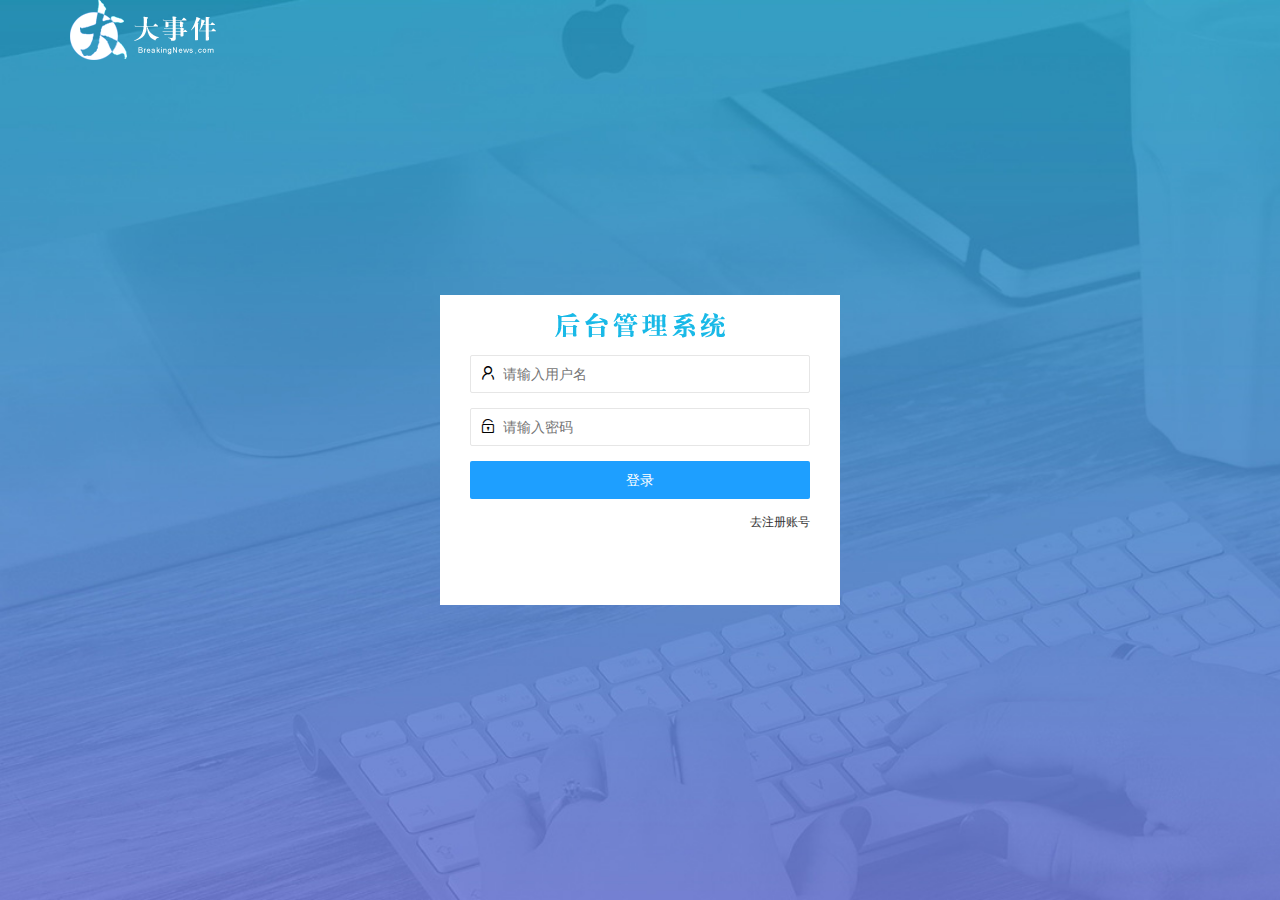
<file: login.html>
<!DOCTYPE html>
<html lang="en">
<head>
  <meta charset="UTF-8">
  <meta http-equiv="X-UA-Compatible" content="IE=edge">
  <meta name="viewport" content="width=device-width, initial-scale=1.0">
  <title>大事件-登录/注册</title>
  <link rel="stylesheet" href="./assets/lib/layui/css/layui.css">
  <link rel="stylesheet" href="./assets/css/login.css">
</head>
<body>
  <div class="layui-main">
    <img src="./assets/images/logo.png" alt=""/>
  </div>

  <!-- 登录注册区域 -->
  <div class="loginAndRegBox">
    <div class="title-box"></div>
    <!-- 登录的div -->
    <div class="login-box">
      <!-- 登录的表单 -->
      <form class="layui-form" id="form_login">
        <!-- 用户名 -->
        <div class="layui-form-item">
          <i class="layui-icon layui-icon-username"></i> 
            <input type="text" name="username" required  lay-verify="required" placeholder="请输入用户名" autocomplete="off" class="layui-input">
        </div>
        <!-- 密码 -->
        <div class="layui-form-item">
          <i class="layui-icon layui-icon-password"></i> 
          <input type="text" name="password" required  lay-verify="required|pwd" placeholder="请输入密码" autocomplete="off" class="layui-input">
      </div>
       <!-- 登录按钮 -->
       <div class="layui-form-item">
        <button class="layui-btn layui-btn-fluid layui-btn-normal" lay-submit>登录</button>
       </div>
       <div class="layui-form-item links">
        <a href="javascript:;" id="link_reg">去注册账号</a>
       </div>
      </form>
      
    </div>
    <!-- 注册的div -->
    <div class="reg-box">
      <!-- 注册的表单 -->
      <form class="layui-form" id="form_reg">
        <!-- 用户名 -->
        <div class="layui-form-item">
          <i class="layui-icon layui-icon-username"></i> 
            <input type="text" name="username" required  lay-verify="required" placeholder="请输入用户名" autocomplete="off" class="layui-input">
        </div>
        <!-- 密码 -->
        <div class="layui-form-item">
          <i class="layui-icon layui-icon-password"></i> 
          <input type="text" name="password" required  lay-verify="required|pwd" placeholder="请输入密码" autocomplete="off" class="layui-input">
      </div>
       <!-- 密码确认 -->
       <div class="layui-form-item">
        <i class="layui-icon layui-icon-password"></i> 
        <input type="text" name="repassword" required  lay-verify="required|pwd|repwd" placeholder="再次确认密码" autocomplete="off" class="layui-input">
    </div>
       <!-- 注册按钮 -->
       <div class="layui-form-item">
        <button class="layui-btn layui-btn-fluid layui-btn-normal" lay-submit>注册</button>
       </div>
       <div class="layui-form-item links">
        <a href="javascript:;" id="link_login">去登录</a>
       </div>
      </form>
    
    </div>
  </div>
   <!-- 导入layUI的JS文件 -->
   <script src="./assets/lib/layui/layui.all.js"></script>
  <!-- 导入jQuery -->
  <script src="./assets/lib/jquery.js"></script>
  <!-- 导入自己的baseapiJS -->
  <script src="./assets/js/baseAPI.js"></script>
  <!-- 导入自己的JS -->
  <script src="./assets/js/login.js"></script>
</body>
</html>
</file>
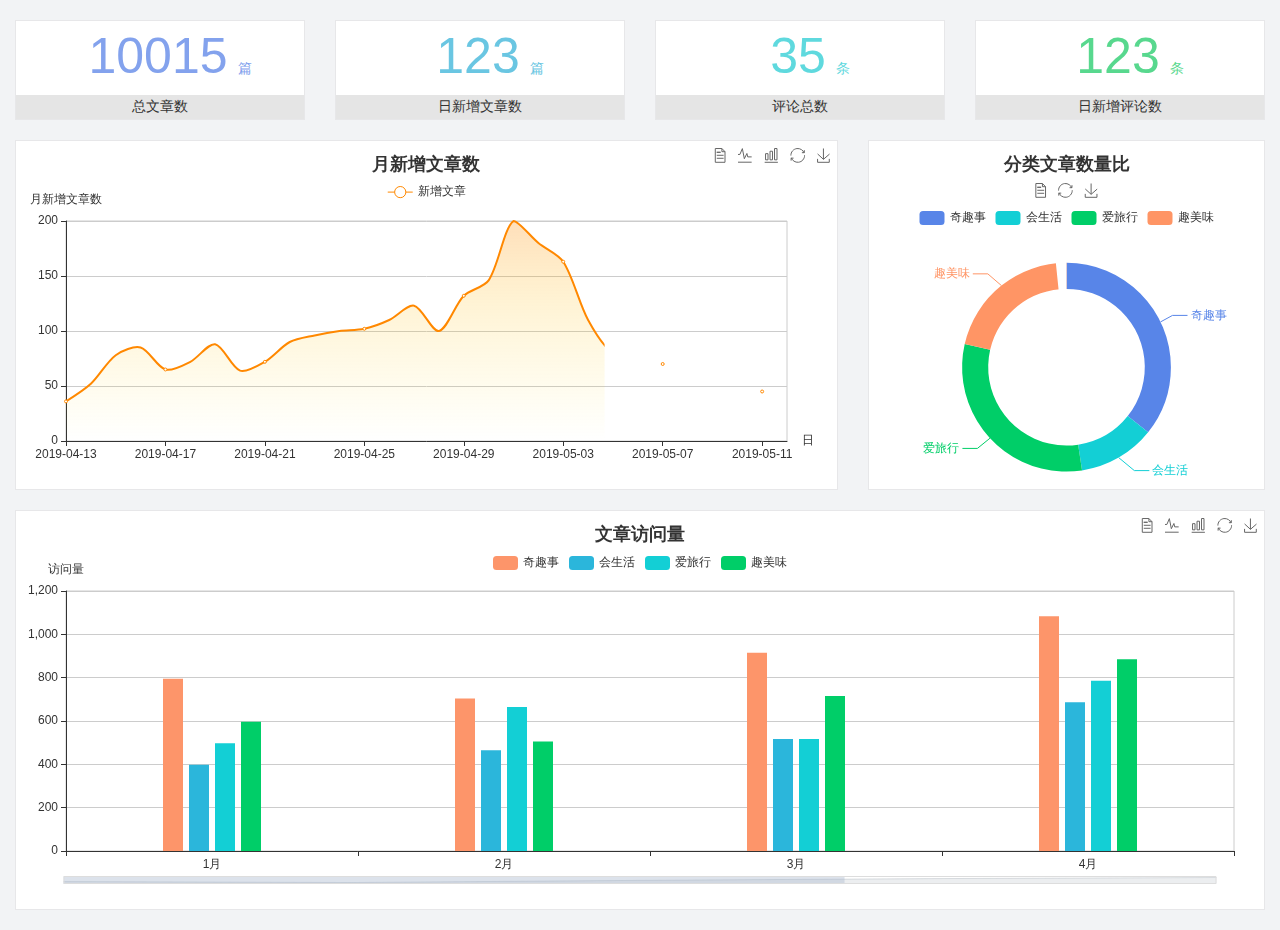
<file: home/dashboard.html>
<!DOCTYPE html>
<html lang="en">

<head>
  <meta charset="UTF-8">
  <meta name="viewport" content="width=device-width, initial-scale=1.0">
  <meta http-equiv="X-UA-Compatible" content="ie=edge">
  <title>图表统计</title>
  <link rel="stylesheet" href="../../assets/lib/bootstrap.css" />
  <link rel="stylesheet" href="../../assets/lib/main.css" />
  <script src="../../assets/lib/jquery.js"></script>
  <script type="text/javascript" src="../../assets/lib/echarts.min.js"></script>
</head>

<body>
  <div class="container-fluid">
    <div class="row spannel_list">
      <div class="col-sm-3 col-xs-6">
        <div class="spannel">
          <em>10015</em><span>篇</span>
          <b>总文章数</b>
        </div>
      </div>
      <div class="col-sm-3 col-xs-6">
        <div class="spannel scolor01">
          <em>123</em><span>篇</span>
          <b>日新增文章数</b>
        </div>
      </div>
      <div class="col-sm-3 col-xs-6">
        <div class="spannel scolor02">
          <em>35</em><span>条</span>
          <b>评论总数</b>
        </div>
      </div>
      <div class="col-sm-3 col-xs-6">
        <div class="spannel scolor03">
          <em>123</em><span>条</span>
          <b>日新增评论数</b>
        </div>
      </div>
    </div>
  </div>

  <div class="container-fluid">
    <div class="row curve-pie">
      <div class="col-lg-8 col-md-8">
        <div class="gragh_pannel" id="curve_show"></div>
      </div>
      <div class="col-lg-4 col-md-4">
        <div class="gragh_pannel" id="pie_show"></div>
      </div>
    </div>
  </div>

  <div class="container-fluid">
    <div class="column_pannel" id="column_show"></div>
  </div>

  <script>
    var oChart = echarts.init(document.getElementById('curve_show'));
    var aList_all = [
      { 'count': 36, 'date': '2019-04-13' },
      { 'count': 52, 'date': '2019-04-14' },
      { 'count': 78, 'date': '2019-04-15' },
      { 'count': 85, 'date': '2019-04-16' },
      { 'count': 65, 'date': '2019-04-17' },
      { 'count': 72, 'date': '2019-04-18' },
      { 'count': 88, 'date': '2019-04-19' },
      { 'count': 64, 'date': '2019-04-20' },
      { 'count': 72, 'date': '2019-04-21' },
      { 'count': 90, 'date': '2019-04-22' },
      { 'count': 96, 'date': '2019-04-23' },
      { 'count': 100, 'date': '2019-04-24' },
      { 'count': 102, 'date': '2019-04-25' },
      { 'count': 110, 'date': '2019-04-26' },
      { 'count': 123, 'date': '2019-04-27' },
      { 'count': 100, 'date': '2019-04-28' },
      { 'count': 132, 'date': '2019-04-29' },
      { 'count': 146, 'date': '2019-04-30' },
      { 'count': 200, 'date': '2019-05-01' },
      { 'count': 180, 'date': '2019-05-02' },
      { 'count': 163, 'date': '2019-05-03' },
      { 'count': 110, 'date': '2019-05-04' },
      { 'count': 80, 'date': '2019-05-05' },
      { 'count': 82, 'date': '2019-05-06' },
      { 'count': 70, 'date': '2019-05-07' },
      { 'count': 65, 'date': '2019-05-08' },
      { 'count': 54, 'date': '2019-05-09' },
      { 'count': 40, 'date': '2019-05-10' },
      { 'count': 45, 'date': '2019-05-11' },
      { 'count': 38, 'date': '2019-05-12' },
    ];

    let aCount = [];
    let aDate = [];

    for (var i = 0; i < aList_all.length; i++) {
      aCount.push(aList_all[i].count);
      aDate.push(aList_all[i].date);
    }

    var chartopt = {
      title: {
        text: '月新增文章数',
        left: 'center',
        top: '10'
      },
      tooltip: {
        trigger: 'axis'
      },
      legend: {
        data: ['新增文章'],
        top: '40'
      },
      toolbox: {
        show: true,
        feature: {
          mark: { show: true },
          dataView: { show: true, readOnly: false },
          magicType: { show: true, type: ['line', 'bar'] },
          restore: { show: true },
          saveAsImage: { show: true }
        }
      },
      calculable: true,
      xAxis: [
        {
          name: '日',
          type: 'category',
          boundaryGap: false,
          data: aDate
        }
      ],
      yAxis: [
        {
          name: '月新增文章数',
          type: 'value'
        }
      ],
      series: [
        {
          name: '新增文章',
          type: 'line',
          smooth: true,
          itemStyle: { normal: { areaStyle: { type: 'default' }, color: '#f80' }, lineStyle: { color: '#f80' } },
          data: aCount
        }],
      areaStyle: {
        normal: {
          color: new echarts.graphic.LinearGradient(0, 0, 0, 1, [{
            offset: 0,
            color: 'rgba(255,136,0,0.39)'
          }, {
            offset: .34,
            color: 'rgba(255,180,0,0.25)'
          }, {
            offset: 1,
            color: 'rgba(255,222,0,0.00)'
          }])

        }
      },
      grid: {
        show: true,
        x: 50,
        x2: 50,
        y: 80,
        height: 220
      }
    };

    oChart.setOption(chartopt);


    var oPie = echarts.init(document.getElementById('pie_show'));
    var oPieopt =
    {
      title: {
        top: 10,
        text: '分类文章数量比',
        x: 'center'
      },
      tooltip: {
        trigger: 'item',
        formatter: "{a} <br/>{b} : {c} ({d}%)"
      },
      color: ['#5885e8', '#13cfd5', '#00ce68', '#ff9565'],
      legend: {
        x: 'center',
        top: 65,
        data: ['奇趣事', '会生活', '爱旅行', '趣美味']
      },
      toolbox: {
        show: true,
        x: 'center',
        top: 35,
        feature: {
          mark: { show: true },
          dataView: { show: true, readOnly: false },
          magicType: {
            show: true,
            type: ['pie', 'funnel'],
            option: {
              funnel: {
                x: '25%',
                width: '50%',
                funnelAlign: 'left',
                max: 1548
              }
            }
          },
          restore: { show: true },
          saveAsImage: { show: true }
        }
      },
      calculable: true,
      series: [
        {
          name: '访问来源',
          type: 'pie',
          radius: ['45%', '60%'],
          center: ['50%', '65%'],
          data: [
            { value: 300, name: '奇趣事' },
            { value: 100, name: '会生活' },
            { value: 260, name: '爱旅行' },
            { value: 180, name: '趣美味' }
          ]
        }
      ]
    };
    oPie.setOption(oPieopt);



    var oColumn = this.echarts.init(document.getElementById('column_show'));
    var oColumnopt =
    {
      title: {
        text: '文章访问量',
        left: 'center',
        top: '10'
      },
      tooltip: {
        trigger: 'axis'
      },
      legend: {
        data: ['奇趣事', '会生活', '爱旅行', '趣美味'],
        top: '40'
      },
      toolbox: {
        show: true,
        feature: {
          mark: { show: true },
          dataView: { show: true, readOnly: false },
          magicType: { show: true, type: ['line', 'bar'] },
          restore: { show: true },
          saveAsImage: { show: true }
        }
      },
      calculable: true,
      xAxis: [
        {
          type: 'category',
          data: ['1月', '2月', '3月', '4月', '5月']
        }
      ],
      yAxis: [
        {
          name: '访问量',
          type: 'value'
        }
      ],
      series: [
        {
          name: '奇趣事',
          type: 'bar',
          barWidth: 20,
          itemStyle: {
            normal: { areaStyle: { type: 'default' }, color: '#fd956a' }
          },
          data: [800, 708, 920, 1090, 1200]
        },
        {
          name: '会生活',
          type: 'bar',
          barWidth: 20,
          itemStyle: {
            normal: { areaStyle: { type: 'default' }, color: '#2bb6db' }
          },
          data: [400, 468, 520, 690, 800]
        },
        {
          name: '爱旅行',
          type: 'bar',
          barWidth: 20,
          itemStyle: {
            normal: { areaStyle: { type: 'default' }, color: '#13cfd5' }
          },
          data: [500, 668, 520, 790, 900]
        },
        {
          name: '趣美味',
          type: 'bar',
          barWidth: 20,
          itemStyle: {
            normal: { areaStyle: { type: 'default' }, color: '#00ce68' }
          },
          data: [600, 508, 720, 890, 1000]
        }
      ],
      grid: {
        show: true,
        x: 50,
        x2: 30,
        y: 80,
        height: 260
      },
      dataZoom: [//给x轴设置滚动条
        {
          start: 0,//默认为0
          end: 100 - 1000 / 31,//默认为100
          type: 'slider',
          show: true,
          xAxisIndex: [0],
          handleSize: 0,//滑动条的 左右2个滑动条的大小
          height: 8,//组件高度
          left: 45, //左边的距离
          right: 50,//右边的距离
          bottom: 26,//右边的距离
          handleColor: '#ddd',//h滑动图标的颜色
          handleStyle: {
            borderColor: "#cacaca",
            borderWidth: "1",
            shadowBlur: 2,
            background: "#ddd",
            shadowColor: "#ddd",
          }
        }]
    };
    oColumn.setOption(oColumnopt);
  </script>
</body>

</html>
</file>
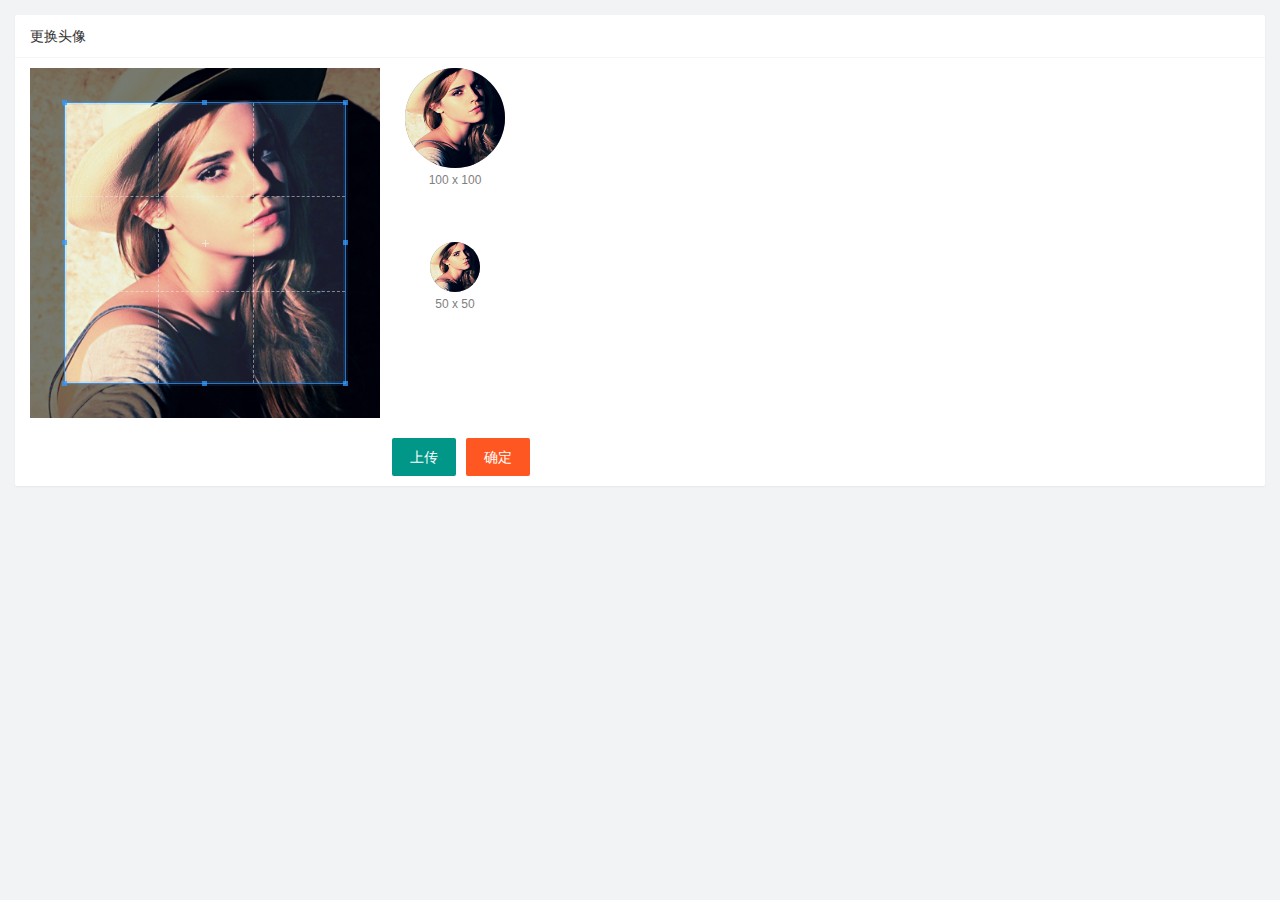
<file: user/user_avatar.html>
<!DOCTYPE html>
<html lang="en">
<head>
  <meta charset="UTF-8">
  <meta http-equiv="X-UA-Compatible" content="IE=edge">
  <meta name="viewport" content="width=device-width, initial-scale=1.0">
  <title>Document</title>
  <link rel="stylesheet" href="/assets/lib/layui/css/layui.css">
  <link rel="stylesheet" href="/assets/lib/cropper/cropper.css" />
  <link rel="stylesheet" href="/assets/css/user/user.avatar.css">
</head>
<body>
  <!-- 卡片区域 -->
  <div class="layui-card">
    <div class="layui-card-header">更换头像</div>
    <div class="layui-card-body">
        <!-- 第一行的图片裁剪和预览区域 -->
  <div class="row1">
    <!-- 图片裁剪区域 -->
    <div class="cropper-box">
      <!-- 这个 img 标签很重要，将来会把它初始化为裁剪区域 -->
      <img id="image" src="/assets/images/sample.jpg" />
    </div>
    <!-- 图片的预览区域 -->
    <div class="preview-box">
      <div>
        <!-- 宽高为 100px 的预览区域 -->
        <div class="img-preview w100"></div>
        <p class="size">100 x 100</p>
      </div>
      <div>
        <!-- 宽高为 50px 的预览区域 -->
        <div class="img-preview w50"></div>
        <p class="size">50 x 50</p>
      </div>
    </div>
  </div>

  <!-- 第二行的按钮区域 -->
  <div class="row2">
    <input type="file" id="file" accept="image/png,image/jpeg" />
    <button type="button" class="layui-btn" id="btnChooseImage">上传</button>
    <button type="button" class="layui-btn layui-btn-danger" id="btnUpload">确定</button>
  </div>
    </div>
  </div>
  <script src="/assets/lib/layui/layui.all.js"></script>
  <script src="/assets/lib/jquery.js"></script>
  <script src="/assets/lib/cropper/Cropper.js"></script>
  <script src="/assets/lib/cropper/jquery-cropper.js"></script>
  <script src="/assets/js/baseAPI.js"></script>
  <script src="/assets/js/user/user_avatar.js"></script>
</body>
</html>
</file>
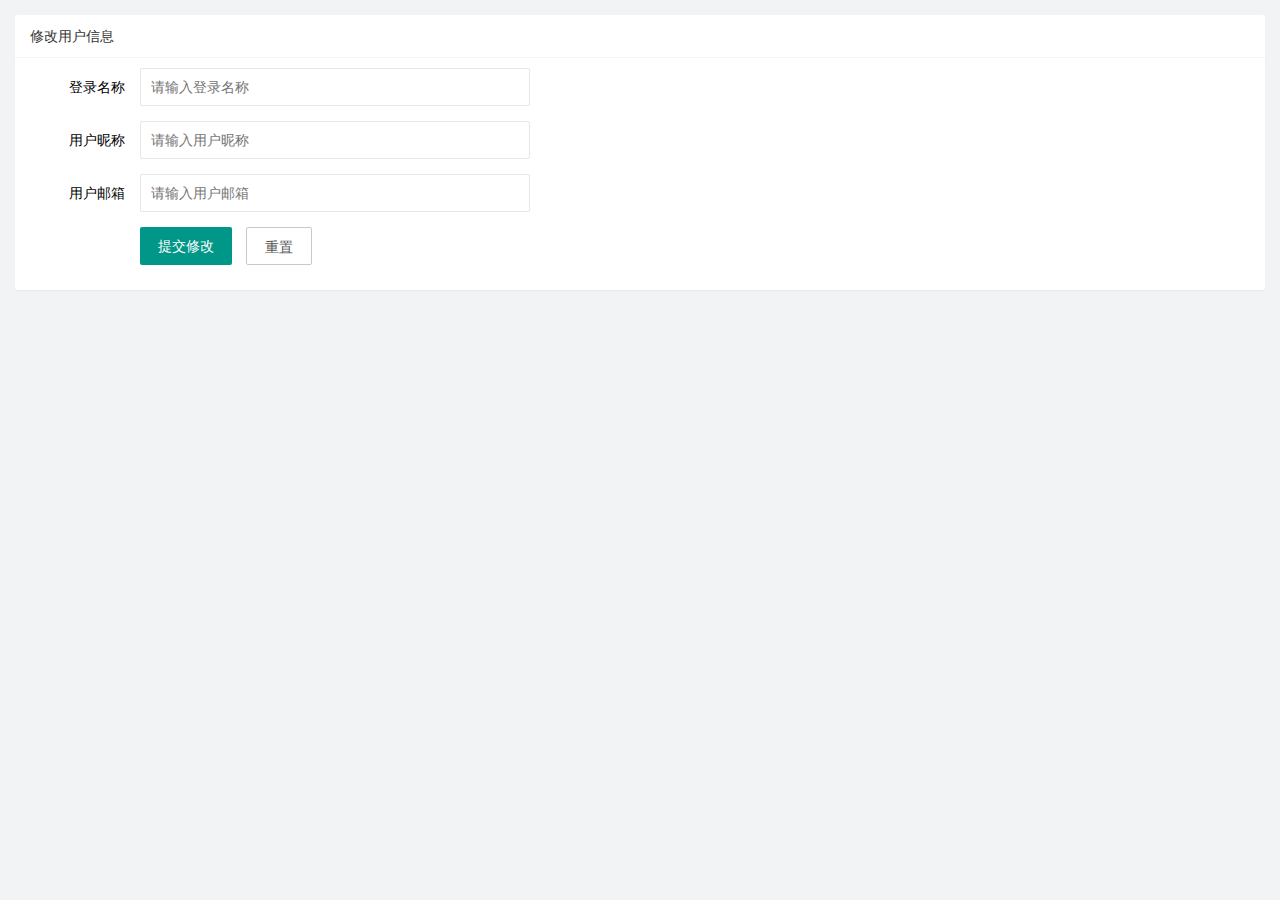
<file: user/user_info.html>
<!DOCTYPE html>
<html lang="en">
<head>
  <meta charset="UTF-8">
  <meta http-equiv="X-UA-Compatible" content="IE=edge">
  <meta name="viewport" content="width=device-width, initial-scale=1.0">
  <title>Document</title>
  <link rel="stylesheet" href="/assets/lib/layui/css/layui.css">
  <!-- 导入自己的css -->
  <link rel="stylesheet" href="/assets/css/user/user_info.css">
</head>
<body>
  <!-- 卡片区域 -->
  <div class="layui-card">
    <div class="layui-card-header">修改用户信息</div>
    <div class="layui-card-body">
      <!-- form表单区域 -->
      <form class="layui-form" lay-filter="formUserInfo">
        <!-- 隐藏域 -->
        <input type="hidden" name="id" value="" />
        <div class="layui-form-item">
          <label class="layui-form-label">登录名称</label>
          <div class="layui-input-block">
            <input type="text" name="username" required  lay-verify="required" placeholder="请输入登录名称" autocomplete="off" class="layui-input" readonly>
          </div>
        </div>
        <div class="layui-form-item">
          <label class="layui-form-label">用户昵称</label>
          <div class="layui-input-block">
            <input type="text" name="nickname" required  lay-verify="required" placeholder="请输入用户昵称" autocomplete="off" class="layui-input">
          </div>
        </div>
        <div class="layui-form-item">
          <label class="layui-form-label">用户邮箱</label>
          <div class="layui-input-block">
            <input type="text" name="email" required  lay-verify="required|email" placeholder="请输入用户邮箱" autocomplete="off" class="layui-input">
          </div>
        </div>
        <div class="layui-form-item">
          <div class="layui-input-block">
            <button class="layui-btn" lay-submit lay-filter="formDemo">提交修改</button>
            <button type="reset" class="layui-btn layui-btn-primary" id="btnReset">重置</button>
          </div>
        </div>
      </form>
    </div>
  </div>
  <!-- 导入layUI的JS文件 -->
  <script src="/assets/lib/layui/layui.all.js"></script>
  <!-- 导入jQuery -->
  <script src="/assets/lib/jquery.js"></script>
  <!-- 导入自己的baseapiJS -->
  <script src="/assets/js/baseAPI.js"></script>
  <!-- 导入自己的JS -->
  <script src="/assets/js/user/user_info.js"></script>
</body>
</html>
</file>
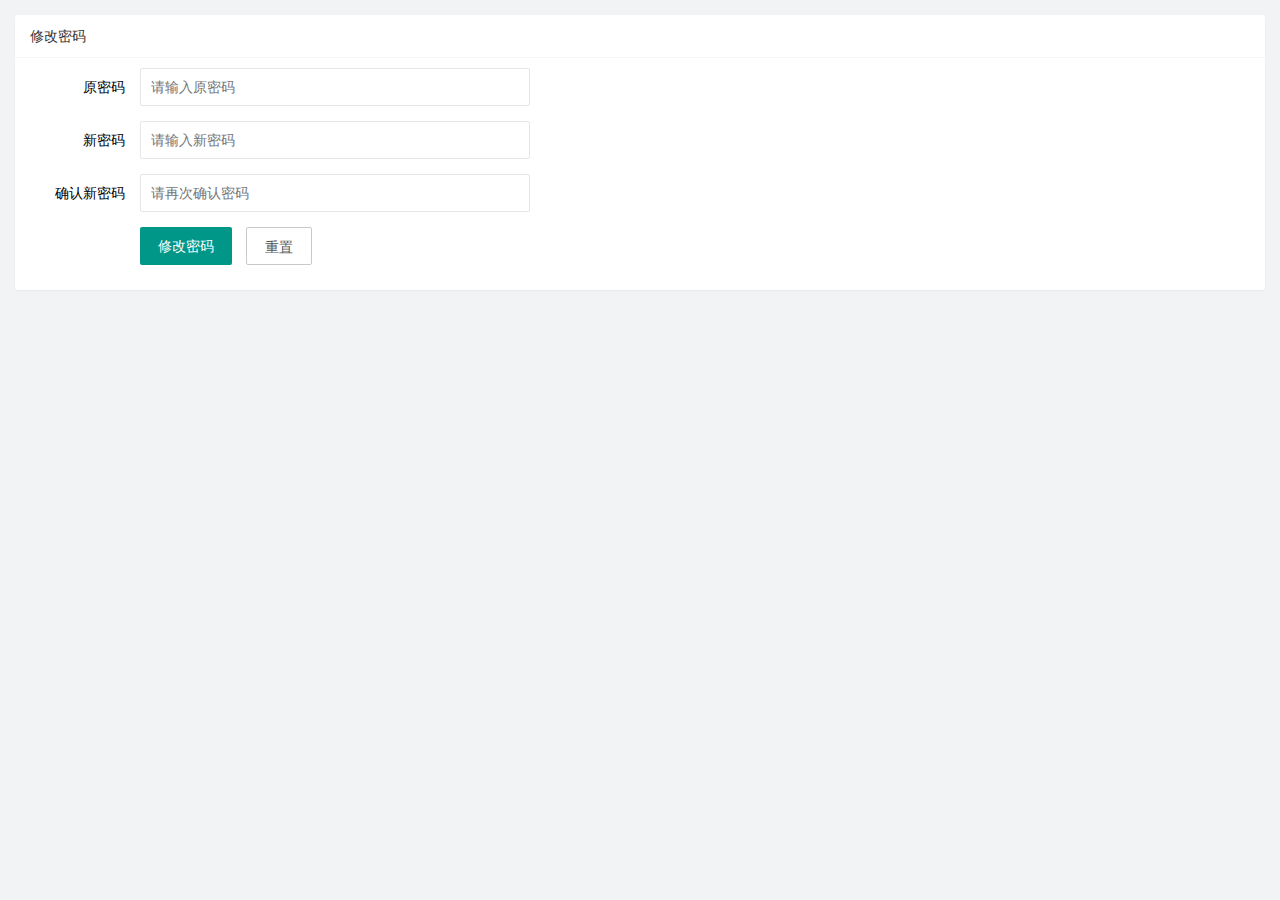
<file: user/user_pwd.html>
<!DOCTYPE html>
<html lang="en">
<head>
  <meta charset="UTF-8">
  <meta http-equiv="X-UA-Compatible" content="IE=edge">
  <meta name="viewport" content="width=device-width, initial-scale=1.0">
  <title>Document</title>
  <link rel="stylesheet" href="/assets/lib/layui/css/layui.css">
  <link rel="stylesheet" href="/assets/css/user/user_pwd.css">
</head>
<body>
  <!-- 卡片区域 -->
  <div class="layui-card">
    <div class="layui-card-header">修改密码</div>
    <div class="layui-card-body">
      <form class="layui-form" >
        <div class="layui-form-item">
          <label class="layui-form-label">原密码</label>
          <div class="layui-input-block">
            <input type="password" name="oldPwd" required  lay-verify="required|pwd" placeholder="请输入原密码" autocomplete="off" class="layui-input">
          </div>
        </div>
        <div class="layui-form-item">
          <label class="layui-form-label">新密码</label>
          <div class="layui-input-block">
            <input type="password" name="newPwd" required  lay-verify="required|pwd|samePwd" placeholder="请输入新密码" autocomplete="off" class="layui-input">
          </div>
        </div>
        <div class="layui-form-item">
          <label class="layui-form-label">确认新密码</label>
          <div class="layui-input-block">
            <input type="password" name="rePwd" required  lay-verify="required|pwd|rePwd" placeholder="请再次确认密码" autocomplete="off" class="layui-input">
          </div>
        </div>
        <div class="layui-form-item">
          <div class="layui-input-block">
            <button class="layui-btn" lay-submit lay-filter="formDemo">修改密码</button>
            <button type="reset" class="layui-btn layui-btn-primary">重置</button>
          </div>
        </div>
      </form>
    </div>
  </div>
  <!-- 导入layUI的样式表 -->
  <script src="/assets/lib/layui/layui.all.js"></script>
  <!-- 导入jQuery -->
  <script src="/assets/lib/jquery.js"></script>
  <!-- 导入自己的baseapiJS -->
  <script src="/assets/js/baseAPI.js"></script>
  <!-- 导入自己的JS -->
  <script src="/assets/js/user/user_pwd.js"></script>
</body>
</html>
</file>
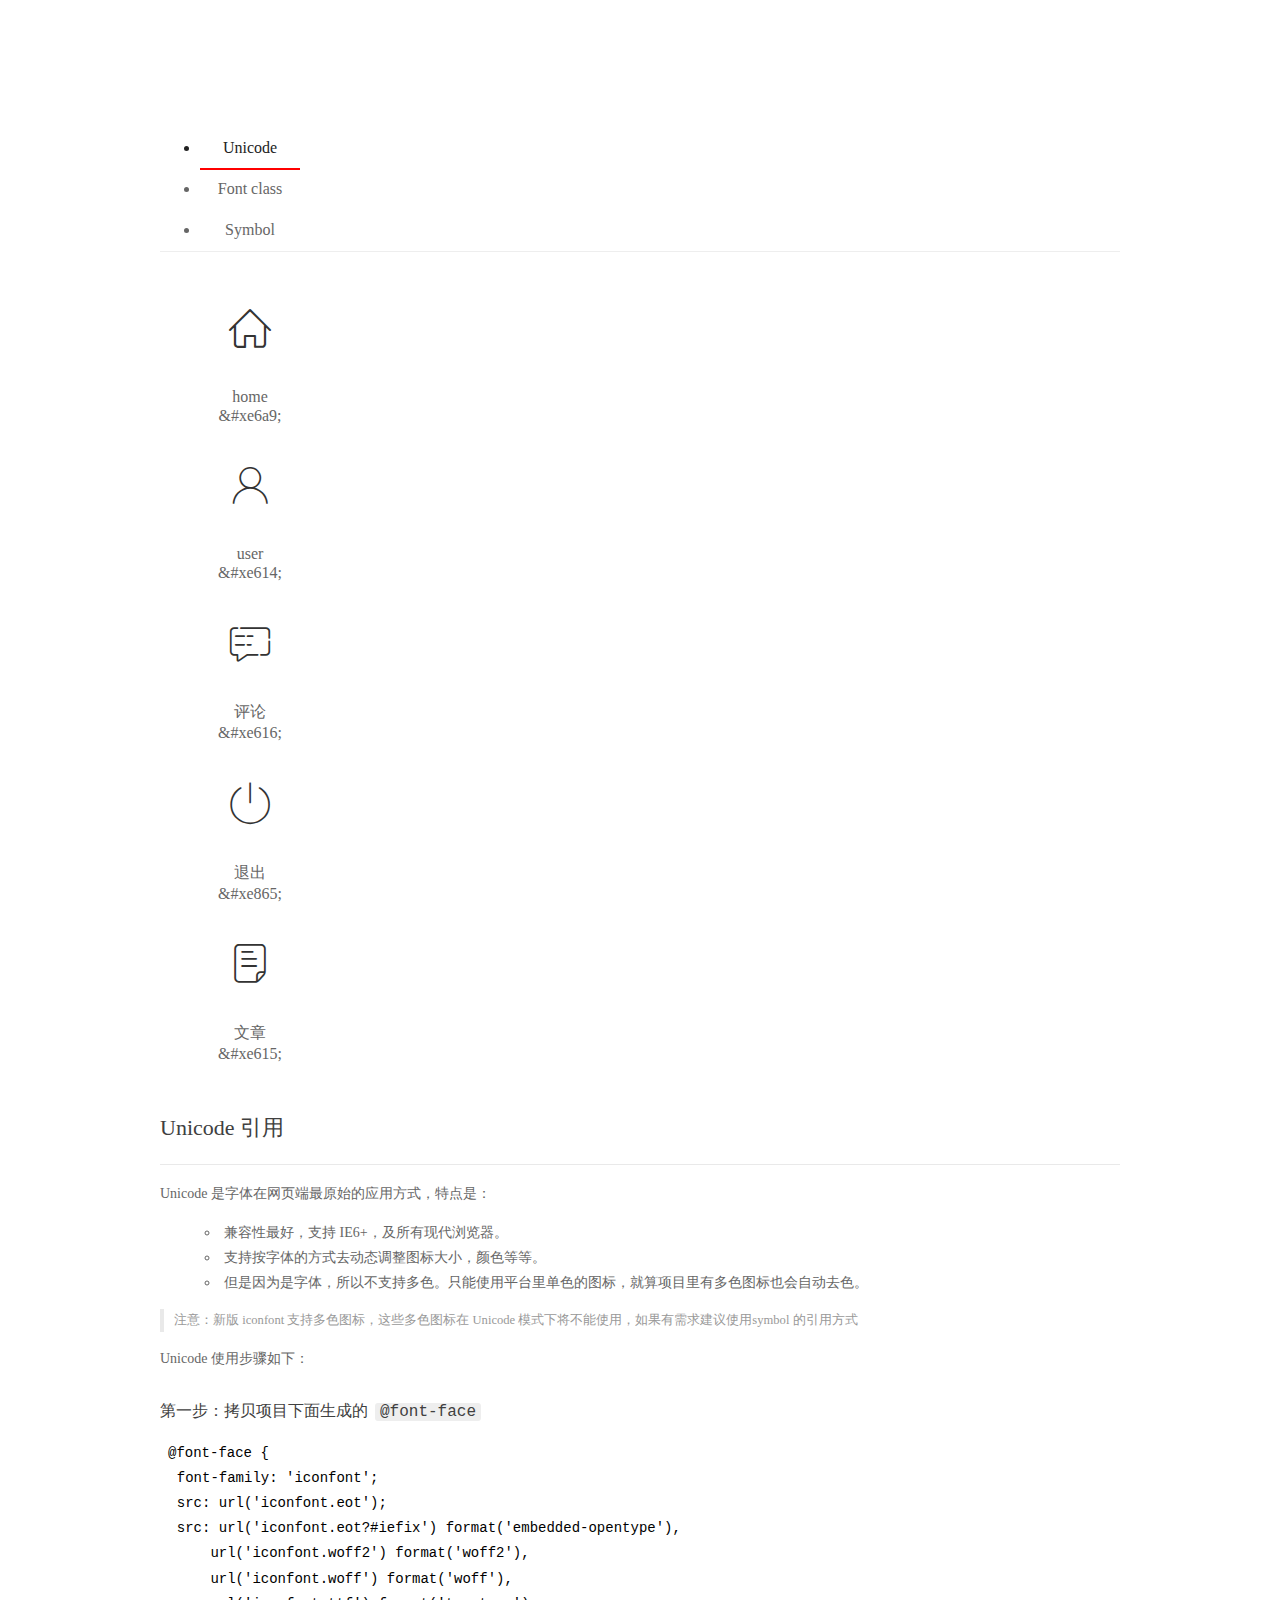
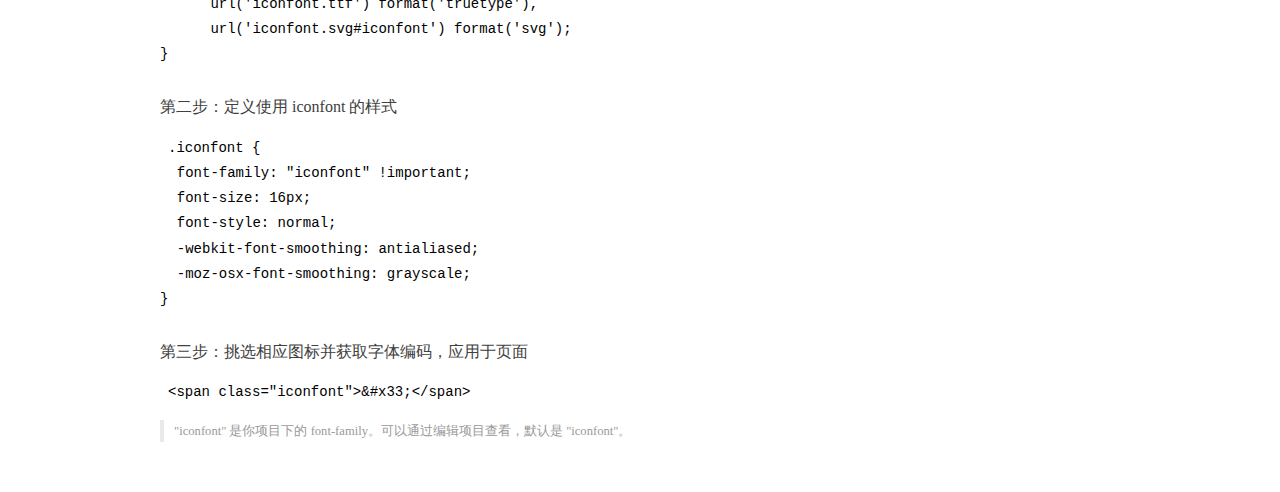
<file: assets/fonts/demo_index.html>
<!DOCTYPE html>
<html>
<head>
  <meta charset="utf-8"/>
  <title>IconFont Demo</title>
  <link rel="shortcut icon" href="https://gtms04.alicdn.com/tps/i4/TB1_oz6GVXXXXaFXpXXJDFnIXXX-64-64.ico" type="image/x-icon"/>
  <link rel="stylesheet" href="https://g.alicdn.com/thx/cube/1.3.2/cube.min.css">
  <link rel="stylesheet" href="demo.css">
  <link rel="stylesheet" href="iconfont.css">
  <script src="iconfont.js"></script>
  <!-- jQuery -->
  <script src="https://a1.alicdn.com/oss/uploads/2018/12/26/7bfddb60-08e8-11e9-9b04-53e73bb6408b.js"></script>
  <!-- 代码高亮 -->
  <script src="https://a1.alicdn.com/oss/uploads/2018/12/26/a3f714d0-08e6-11e9-8a15-ebf944d7534c.js"></script>
</head>
<body>
  <div class="main">
    <h1 class="logo"><a href="https://www.iconfont.cn/" title="iconfont 首页" target="_blank">&#xe86b;</a></h1>
    <div class="nav-tabs">
      <ul id="tabs" class="dib-box">
        <li class="dib active"><span>Unicode</span></li>
        <li class="dib"><span>Font class</span></li>
        <li class="dib"><span>Symbol</span></li>
      </ul>
      
    </div>
    <div class="tab-container">
      <div class="content unicode" style="display: block;">
          <ul class="icon_lists dib-box">
          
            <li class="dib">
              <span class="icon iconfont">&#xe6a9;</span>
                <div class="name">home</div>
                <div class="code-name">&amp;#xe6a9;</div>
              </li>
          
            <li class="dib">
              <span class="icon iconfont">&#xe614;</span>
                <div class="name">user</div>
                <div class="code-name">&amp;#xe614;</div>
              </li>
          
            <li class="dib">
              <span class="icon iconfont">&#xe616;</span>
                <div class="name">评论</div>
                <div class="code-name">&amp;#xe616;</div>
              </li>
          
            <li class="dib">
              <span class="icon iconfont">&#xe865;</span>
                <div class="name">退出</div>
                <div class="code-name">&amp;#xe865;</div>
              </li>
          
            <li class="dib">
              <span class="icon iconfont">&#xe615;</span>
                <div class="name">文章</div>
                <div class="code-name">&amp;#xe615;</div>
              </li>
          
          </ul>
          <div class="article markdown">
          <h2 id="unicode-">Unicode 引用</h2>
          <hr>

          <p>Unicode 是字体在网页端最原始的应用方式，特点是：</p>
          <ul>
            <li>兼容性最好，支持 IE6+，及所有现代浏览器。</li>
            <li>支持按字体的方式去动态调整图标大小，颜色等等。</li>
            <li>但是因为是字体，所以不支持多色。只能使用平台里单色的图标，就算项目里有多色图标也会自动去色。</li>
          </ul>
          <blockquote>
            <p>注意：新版 iconfont 支持多色图标，这些多色图标在 Unicode 模式下将不能使用，如果有需求建议使用symbol 的引用方式</p>
          </blockquote>
          <p>Unicode 使用步骤如下：</p>
          <h3 id="-font-face">第一步：拷贝项目下面生成的 <code>@font-face</code></h3>
<pre><code class="language-css"
>@font-face {
  font-family: 'iconfont';
  src: url('iconfont.eot');
  src: url('iconfont.eot?#iefix') format('embedded-opentype'),
      url('iconfont.woff2') format('woff2'),
      url('iconfont.woff') format('woff'),
      url('iconfont.ttf') format('truetype'),
      url('iconfont.svg#iconfont') format('svg');
}
</code></pre>
          <h3 id="-iconfont-">第二步：定义使用 iconfont 的样式</h3>
<pre><code class="language-css"
>.iconfont {
  font-family: "iconfont" !important;
  font-size: 16px;
  font-style: normal;
  -webkit-font-smoothing: antialiased;
  -moz-osx-font-smoothing: grayscale;
}
</code></pre>
          <h3 id="-">第三步：挑选相应图标并获取字体编码，应用于页面</h3>
<pre>
<code class="language-html"
>&lt;span class="iconfont"&gt;&amp;#x33;&lt;/span&gt;
</code></pre>
          <blockquote>
            <p>"iconfont" 是你项目下的 font-family。可以通过编辑项目查看，默认是 "iconfont"。</p>
          </blockquote>
          </div>
      </div>
      <div class="content font-class">
        <ul class="icon_lists dib-box">
          
          <li class="dib">
            <span class="icon iconfont icon-home"></span>
            <div class="name">
              home
            </div>
            <div class="code-name">.icon-home
            </div>
          </li>
          
          <li class="dib">
            <span class="icon iconfont icon-user"></span>
            <div class="name">
              user
            </div>
            <div class="code-name">.icon-user
            </div>
          </li>
          
          <li class="dib">
            <span class="icon iconfont icon-pinglun"></span>
            <div class="name">
              评论
            </div>
            <div class="code-name">.icon-pinglun
            </div>
          </li>
          
          <li class="dib">
            <span class="icon iconfont icon-tuichu"></span>
            <div class="name">
              退出
            </div>
            <div class="code-name">.icon-tuichu
            </div>
          </li>
          
          <li class="dib">
            <span class="icon iconfont icon-16"></span>
            <div class="name">
              文章
            </div>
            <div class="code-name">.icon-16
            </div>
          </li>
          
        </ul>
        <div class="article markdown">
        <h2 id="font-class-">font-class 引用</h2>
        <hr>

        <p>font-class 是 Unicode 使用方式的一种变种，主要是解决 Unicode 书写不直观，语意不明确的问题。</p>
        <p>与 Unicode 使用方式相比，具有如下特点：</p>
        <ul>
          <li>兼容性良好，支持 IE8+，及所有现代浏览器。</li>
          <li>相比于 Unicode 语意明确，书写更直观。可以很容易分辨这个 icon 是什么。</li>
          <li>因为使用 class 来定义图标，所以当要替换图标时，只需要修改 class 里面的 Unicode 引用。</li>
          <li>不过因为本质上还是使用的字体，所以多色图标还是不支持的。</li>
        </ul>
        <p>使用步骤如下：</p>
        <h3 id="-fontclass-">第一步：引入项目下面生成的 fontclass 代码：</h3>
<pre><code class="language-html">&lt;link rel="stylesheet" href="./iconfont.css"&gt;
</code></pre>
        <h3 id="-">第二步：挑选相应图标并获取类名，应用于页面：</h3>
<pre><code class="language-html">&lt;span class="iconfont icon-xxx"&gt;&lt;/span&gt;
</code></pre>
        <blockquote>
          <p>"
            iconfont" 是你项目下的 font-family。可以通过编辑项目查看，默认是 "iconfont"。</p>
        </blockquote>
      </div>
      </div>
      <div class="content symbol">
          <ul class="icon_lists dib-box">
          
            <li class="dib">
                <svg class="icon svg-icon" aria-hidden="true">
                  <use xlink:href="#icon-home"></use>
                </svg>
                <div class="name">home</div>
                <div class="code-name">#icon-home</div>
            </li>
          
            <li class="dib">
                <svg class="icon svg-icon" aria-hidden="true">
                  <use xlink:href="#icon-user"></use>
                </svg>
                <div class="name">user</div>
                <div class="code-name">#icon-user</div>
            </li>
          
            <li class="dib">
                <svg class="icon svg-icon" aria-hidden="true">
                  <use xlink:href="#icon-pinglun"></use>
                </svg>
                <div class="name">评论</div>
                <div class="code-name">#icon-pinglun</div>
            </li>
          
            <li class="dib">
                <svg class="icon svg-icon" aria-hidden="true">
                  <use xlink:href="#icon-tuichu"></use>
                </svg>
                <div class="name">退出</div>
                <div class="code-name">#icon-tuichu</div>
            </li>
          
            <li class="dib">
                <svg class="icon svg-icon" aria-hidden="true">
                  <use xlink:href="#icon-16"></use>
                </svg>
                <div class="name">文章</div>
                <div class="code-name">#icon-16</div>
            </li>
          
          </ul>
          <div class="article markdown">
          <h2 id="symbol-">Symbol 引用</h2>
          <hr>

          <p>这是一种全新的使用方式，应该说这才是未来的主流，也是平台目前推荐的用法。相关介绍可以参考这篇<a href="">文章</a>
            这种用法其实是做了一个 SVG 的集合，与另外两种相比具有如下特点：</p>
          <ul>
            <li>支持多色图标了，不再受单色限制。</li>
            <li>通过一些技巧，支持像字体那样，通过 <code>font-size</code>, <code>color</code> 来调整样式。</li>
            <li>兼容性较差，支持 IE9+，及现代浏览器。</li>
            <li>浏览器渲染 SVG 的性能一般，还不如 png。</li>
          </ul>
          <p>使用步骤如下：</p>
          <h3 id="-symbol-">第一步：引入项目下面生成的 symbol 代码：</h3>
<pre><code class="language-html">&lt;script src="./iconfont.js"&gt;&lt;/script&gt;
</code></pre>
          <h3 id="-css-">第二步：加入通用 CSS 代码（引入一次就行）：</h3>
<pre><code class="language-html">&lt;style&gt;
.icon {
  width: 1em;
  height: 1em;
  vertical-align: -0.15em;
  fill: currentColor;
  overflow: hidden;
}
&lt;/style&gt;
</code></pre>
          <h3 id="-">第三步：挑选相应图标并获取类名，应用于页面：</h3>
<pre><code class="language-html">&lt;svg class="icon" aria-hidden="true"&gt;
  &lt;use xlink:href="#icon-xxx"&gt;&lt;/use&gt;
&lt;/svg&gt;
</code></pre>
          </div>
      </div>

    </div>
  </div>
  <script>
  $(document).ready(function () {
      $('.tab-container .content:first').show()

      $('#tabs li').click(function (e) {
        var tabContent = $('.tab-container .content')
        var index = $(this).index()

        if ($(this).hasClass('active')) {
          return
        } else {
          $('#tabs li').removeClass('active')
          $(this).addClass('active')

          tabContent.hide().eq(index).fadeIn()
        }
      })
    })
  </script>
</body>
</html>
</file>
<file: assets/lib/layui/css/layui.css>
/** layui-v2.5.5 MIT License By https://www.layui.com */
 .layui-inline,img{display:inline-block;vertical-align:middle}h1,h2,h3,h4,h5,h6{font-weight:400}.layui-edge,.layui-header,.layui-inline,.layui-main{position:relative}.layui-body,.layui-edge,.layui-elip{overflow:hidden}.layui-btn,.layui-edge,.layui-inline,img{vertical-align:middle}.layui-btn,.layui-disabled,.layui-icon,.layui-unselect{-moz-user-select:none;-webkit-user-select:none;-ms-user-select:none}.layui-elip,.layui-form-checkbox span,.layui-form-pane .layui-form-label{text-overflow:ellipsis;white-space:nowrap}.layui-breadcrumb,.layui-tree-btnGroup{visibility:hidden}blockquote,body,button,dd,div,dl,dt,form,h1,h2,h3,h4,h5,h6,input,li,ol,p,pre,td,textarea,th,ul{margin:0;padding:0;-webkit-tap-highlight-color:rgba(0,0,0,0)}a:active,a:hover{outline:0}img{border:none}li{list-style:none}table{border-collapse:collapse;border-spacing:0}h4,h5,h6{font-size:100%}button,input,optgroup,option,select,textarea{font-family:inherit;font-size:inherit;font-style:inherit;font-weight:inherit;outline:0}pre{white-space:pre-wrap;white-space:-moz-pre-wrap;white-space:-pre-wrap;white-space:-o-pre-wrap;word-wrap:break-word}body{line-height:24px;font:14px Helvetica Neue,Helvetica,PingFang SC,Tahoma,Arial,sans-serif}hr{height:1px;margin:10px 0;border:0;clear:both}a{color:#333;text-decoration:none}a:hover{color:#777}a cite{font-style:normal;*cursor:pointer}.layui-border-box,.layui-border-box *{box-sizing:border-box}.layui-box,.layui-box *{box-sizing:content-box}.layui-clear{clear:both;*zoom:1}.layui-clear:after{content:'\20';clear:both;*zoom:1;display:block;height:0}.layui-inline{*display:inline;*zoom:1}.layui-edge{display:inline-block;width:0;height:0;border-width:6px;border-style:dashed;border-color:transparent}.layui-edge-top{top:-4px;border-bottom-color:#999;border-bottom-style:solid}.layui-edge-right{border-left-color:#999;border-left-style:solid}.layui-edge-bottom{top:2px;border-top-color:#999;border-top-style:solid}.layui-edge-left{border-right-color:#999;border-right-style:solid}.layui-disabled,.layui-disabled:hover{color:#d2d2d2!important;cursor:not-allowed!important}.layui-circle{border-radius:100%}.layui-show{display:block!important}.layui-hide{display:none!important}@font-face{font-family:layui-icon;src:url(../font/iconfont.eot?v=250);src:url(../font/iconfont.eot?v=250#iefix) format('embedded-opentype'),url(../font/iconfont.woff2?v=250) format('woff2'),url(../font/iconfont.woff?v=250) format('woff'),url(../font/iconfont.ttf?v=250) format('truetype'),url(../font/iconfont.svg?v=250#layui-icon) format('svg')}.layui-icon{font-family:layui-icon!important;font-size:16px;font-style:normal;-webkit-font-smoothing:antialiased;-moz-osx-font-smoothing:grayscale}.layui-icon-reply-fill:before{content:"\e611"}.layui-icon-set-fill:before{content:"\e614"}.layui-icon-menu-fill:before{content:"\e60f"}.layui-icon-search:before{content:"\e615"}.layui-icon-share:before{content:"\e641"}.layui-icon-set-sm:before{content:"\e620"}.layui-icon-engine:before{content:"\e628"}.layui-icon-close:before{content:"\1006"}.layui-icon-close-fill:before{content:"\1007"}.layui-icon-chart-screen:before{content:"\e629"}.layui-icon-star:before{content:"\e600"}.layui-icon-circle-dot:before{content:"\e617"}.layui-icon-chat:before{content:"\e606"}.layui-icon-release:before{content:"\e609"}.layui-icon-list:before{content:"\e60a"}.layui-icon-chart:before{content:"\e62c"}.layui-icon-ok-circle:before{content:"\1005"}.layui-icon-layim-theme:before{content:"\e61b"}.layui-icon-table:before{content:"\e62d"}.layui-icon-right:before{content:"\e602"}.layui-icon-left:before{content:"\e603"}.layui-icon-cart-simple:before{content:"\e698"}.layui-icon-face-cry:before{content:"\e69c"}.layui-icon-face-smile:before{content:"\e6af"}.layui-icon-survey:before{content:"\e6b2"}.layui-icon-tree:before{content:"\e62e"}.layui-icon-upload-circle:before{content:"\e62f"}.layui-icon-add-circle:before{content:"\e61f"}.layui-icon-download-circle:before{content:"\e601"}.layui-icon-templeate-1:before{content:"\e630"}.layui-icon-util:before{content:"\e631"}.layui-icon-face-surprised:before{content:"\e664"}.layui-icon-edit:before{content:"\e642"}.layui-icon-speaker:before{content:"\e645"}.layui-icon-down:before{content:"\e61a"}.layui-icon-file:before{content:"\e621"}.layui-icon-layouts:before{content:"\e632"}.layui-icon-rate-half:before{content:"\e6c9"}.layui-icon-add-circle-fine:before{content:"\e608"}.layui-icon-prev-circle:before{content:"\e633"}.layui-icon-read:before{content:"\e705"}.layui-icon-404:before{content:"\e61c"}.layui-icon-carousel:before{content:"\e634"}.layui-icon-help:before{content:"\e607"}.layui-icon-code-circle:before{content:"\e635"}.layui-icon-water:before{content:"\e636"}.layui-icon-username:before{content:"\e66f"}.layui-icon-find-fill:before{content:"\e670"}.layui-icon-about:before{content:"\e60b"}.layui-icon-location:before{content:"\e715"}.layui-icon-up:before{content:"\e619"}.layui-icon-pause:before{content:"\e651"}.layui-icon-date:before{content:"\e637"}.layui-icon-layim-uploadfile:before{content:"\e61d"}.layui-icon-delete:before{content:"\e640"}.layui-icon-play:before{content:"\e652"}.layui-icon-top:before{content:"\e604"}.layui-icon-friends:before{content:"\e612"}.layui-icon-refresh-3:before{content:"\e9aa"}.layui-icon-ok:before{content:"\e605"}.layui-icon-layer:before{content:"\e638"}.layui-icon-face-smile-fine:before{content:"\e60c"}.layui-icon-dollar:before{content:"\e659"}.layui-icon-group:before{content:"\e613"}.layui-icon-layim-download:before{content:"\e61e"}.layui-icon-picture-fine:before{content:"\e60d"}.layui-icon-link:before{content:"\e64c"}.layui-icon-diamond:before{content:"\e735"}.layui-icon-log:before{content:"\e60e"}.layui-icon-rate-solid:before{content:"\e67a"}.layui-icon-fonts-del:before{content:"\e64f"}.layui-icon-unlink:before{content:"\e64d"}.layui-icon-fonts-clear:before{content:"\e639"}.layui-icon-triangle-r:before{content:"\e623"}.layui-icon-circle:before{content:"\e63f"}.layui-icon-radio:before{content:"\e643"}.layui-icon-align-center:before{content:"\e647"}.layui-icon-align-right:before{content:"\e648"}.layui-icon-align-left:before{content:"\e649"}.layui-icon-loading-1:before{content:"\e63e"}.layui-icon-return:before{content:"\e65c"}.layui-icon-fonts-strong:before{content:"\e62b"}.layui-icon-upload:before{content:"\e67c"}.layui-icon-dialogue:before{content:"\e63a"}.layui-icon-video:before{content:"\e6ed"}.layui-icon-headset:before{content:"\e6fc"}.layui-icon-cellphone-fine:before{content:"\e63b"}.layui-icon-add-1:before{content:"\e654"}.layui-icon-face-smile-b:before{content:"\e650"}.layui-icon-fonts-html:before{content:"\e64b"}.layui-icon-form:before{content:"\e63c"}.layui-icon-cart:before{content:"\e657"}.layui-icon-camera-fill:before{content:"\e65d"}.layui-icon-tabs:before{content:"\e62a"}.layui-icon-fonts-code:before{content:"\e64e"}.layui-icon-fire:before{content:"\e756"}.layui-icon-set:before{content:"\e716"}.layui-icon-fonts-u:before{content:"\e646"}.layui-icon-triangle-d:before{content:"\e625"}.layui-icon-tips:before{content:"\e702"}.layui-icon-picture:before{content:"\e64a"}.layui-icon-more-vertical:before{content:"\e671"}.layui-icon-flag:before{content:"\e66c"}.layui-icon-loading:before{content:"\e63d"}.layui-icon-fonts-i:before{content:"\e644"}.layui-icon-refresh-1:before{content:"\e666"}.layui-icon-rmb:before{content:"\e65e"}.layui-icon-home:before{content:"\e68e"}.layui-icon-user:before{content:"\e770"}.layui-icon-notice:before{content:"\e667"}.layui-icon-login-weibo:before{content:"\e675"}.layui-icon-voice:before{content:"\e688"}.layui-icon-upload-drag:before{content:"\e681"}.layui-icon-login-qq:before{content:"\e676"}.layui-icon-snowflake:before{content:"\e6b1"}.layui-icon-file-b:before{content:"\e655"}.layui-icon-template:before{content:"\e663"}.layui-icon-auz:before{content:"\e672"}.layui-icon-console:before{content:"\e665"}.layui-icon-app:before{content:"\e653"}.layui-icon-prev:before{content:"\e65a"}.layui-icon-website:before{content:"\e7ae"}.layui-icon-next:before{content:"\e65b"}.layui-icon-component:before{content:"\e857"}.layui-icon-more:before{content:"\e65f"}.layui-icon-login-wechat:before{content:"\e677"}.layui-icon-shrink-right:before{content:"\e668"}.layui-icon-spread-left:before{content:"\e66b"}.layui-icon-camera:before{content:"\e660"}.layui-icon-note:before{content:"\e66e"}.layui-icon-refresh:before{content:"\e669"}.layui-icon-female:before{content:"\e661"}.layui-icon-male:before{content:"\e662"}.layui-icon-password:before{content:"\e673"}.layui-icon-senior:before{content:"\e674"}.layui-icon-theme:before{content:"\e66a"}.layui-icon-tread:before{content:"\e6c5"}.layui-icon-praise:before{content:"\e6c6"}.layui-icon-star-fill:before{content:"\e658"}.layui-icon-rate:before{content:"\e67b"}.layui-icon-template-1:before{content:"\e656"}.layui-icon-vercode:before{content:"\e679"}.layui-icon-cellphone:before{content:"\e678"}.layui-icon-screen-full:before{content:"\e622"}.layui-icon-screen-restore:before{content:"\e758"}.layui-icon-cols:before{content:"\e610"}.layui-icon-export:before{content:"\e67d"}.layui-icon-print:before{content:"\e66d"}.layui-icon-slider:before{content:"\e714"}.layui-icon-addition:before{content:"\e624"}.layui-icon-subtraction:before{content:"\e67e"}.layui-icon-service:before{content:"\e626"}.layui-icon-transfer:before{content:"\e691"}.layui-main{width:1140px;margin:0 auto}.layui-header{z-index:1000;height:60px}.layui-header a:hover{transition:all .5s;-webkit-transition:all .5s}.layui-side{position:fixed;left:0;top:0;bottom:0;z-index:999;width:200px;overflow-x:hidden}.layui-side-scroll{position:relative;width:220px;height:100%;overflow-x:hidden}.layui-body{position:absolute;left:200px;right:0;top:0;bottom:0;z-index:998;width:auto;overflow-y:auto;box-sizing:border-box}.layui-layout-body{overflow:hidden}.layui-layout-admin .layui-header{background-color:#23262E}.layui-layout-admin .layui-side{top:60px;width:200px;overflow-x:hidden}.layui-layout-admin .layui-body{position:fixed;top:60px;bottom:44px}.layui-layout-admin .layui-main{width:auto;margin:0 15px}.layui-layout-admin .layui-footer{position:fixed;left:200px;right:0;bottom:0;height:44px;line-height:44px;padding:0 15px;background-color:#eee}.layui-layout-admin .layui-logo{position:absolute;left:0;top:0;width:200px;height:100%;line-height:60px;text-align:center;color:#009688;font-size:16px}.layui-layout-admin .layui-header .layui-nav{background:0 0}.layui-layout-left{position:absolute!important;left:200px;top:0}.layui-layout-right{position:absolute!important;right:0;top:0}.layui-container{position:relative;margin:0 auto;padding:0 15px;box-sizing:border-box}.layui-fluid{position:relative;margin:0 auto;padding:0 15px}.layui-row:after,.layui-row:before{content:'';display:block;clear:both}.layui-col-lg1,.layui-col-lg10,.layui-col-lg11,.layui-col-lg12,.layui-col-lg2,.layui-col-lg3,.layui-col-lg4,.layui-col-lg5,.layui-col-lg6,.layui-col-lg7,.layui-col-lg8,.layui-col-lg9,.layui-col-md1,.layui-col-md10,.layui-col-md11,.layui-col-md12,.layui-col-md2,.layui-col-md3,.layui-col-md4,.layui-col-md5,.layui-col-md6,.layui-col-md7,.layui-col-md8,.layui-col-md9,.layui-col-sm1,.layui-col-sm10,.layui-col-sm11,.layui-col-sm12,.layui-col-sm2,.layui-col-sm3,.layui-col-sm4,.layui-col-sm5,.layui-col-sm6,.layui-col-sm7,.layui-col-sm8,.layui-col-sm9,.layui-col-xs1,.layui-col-xs10,.layui-col-xs11,.layui-col-xs12,.layui-col-xs2,.layui-col-xs3,.layui-col-xs4,.layui-col-xs5,.layui-col-xs6,.layui-col-xs7,.layui-col-xs8,.layui-col-xs9{position:relative;display:block;box-sizing:border-box}.layui-col-xs1,.layui-col-xs10,.layui-col-xs11,.layui-col-xs12,.layui-col-xs2,.layui-col-xs3,.layui-col-xs4,.layui-col-xs5,.layui-col-xs6,.layui-col-xs7,.layui-col-xs8,.layui-col-xs9{float:left}.layui-col-xs1{width:8.33333333%}.layui-col-xs2{width:16.66666667%}.layui-col-xs3{width:25%}.layui-col-xs4{width:33.33333333%}.layui-col-xs5{width:41.66666667%}.layui-col-xs6{width:50%}.layui-col-xs7{width:58.33333333%}.layui-col-xs8{width:66.66666667%}.layui-col-xs9{width:75%}.layui-col-xs10{width:83.33333333%}.layui-col-xs11{width:91.66666667%}.layui-col-xs12{width:100%}.layui-col-xs-offset1{margin-left:8.33333333%}.layui-col-xs-offset2{margin-left:16.66666667%}.layui-col-xs-offset3{margin-left:25%}.layui-col-xs-offset4{margin-left:33.33333333%}.layui-col-xs-offset5{margin-left:41.66666667%}.layui-col-xs-offset6{margin-left:50%}.layui-col-xs-offset7{margin-left:58.33333333%}.layui-col-xs-offset8{margin-left:66.66666667%}.layui-col-xs-offset9{margin-left:75%}.layui-col-xs-offset10{margin-left:83.33333333%}.layui-col-xs-offset11{margin-left:91.66666667%}.layui-col-xs-offset12{margin-left:100%}@media screen and (max-width:768px){.layui-hide-xs{display:none!important}.layui-show-xs-block{display:block!important}.layui-show-xs-inline{display:inline!important}.layui-show-xs-inline-block{display:inline-block!important}}@media screen and (min-width:768px){.layui-container{width:750px}.layui-hide-sm{display:none!important}.layui-show-sm-block{display:block!important}.layui-show-sm-inline{display:inline!important}.layui-show-sm-inline-block{display:inline-block!important}.layui-col-sm1,.layui-col-sm10,.layui-col-sm11,.layui-col-sm12,.layui-col-sm2,.layui-col-sm3,.layui-col-sm4,.layui-col-sm5,.layui-col-sm6,.layui-col-sm7,.layui-col-sm8,.layui-col-sm9{float:left}.layui-col-sm1{width:8.33333333%}.layui-col-sm2{width:16.66666667%}.layui-col-sm3{width:25%}.layui-col-sm4{width:33.33333333%}.layui-col-sm5{width:41.66666667%}.layui-col-sm6{width:50%}.layui-col-sm7{width:58.33333333%}.layui-col-sm8{width:66.66666667%}.layui-col-sm9{width:75%}.layui-col-sm10{width:83.33333333%}.layui-col-sm11{width:91.66666667%}.layui-col-sm12{width:100%}.layui-col-sm-offset1{margin-left:8.33333333%}.layui-col-sm-offset2{margin-left:16.66666667%}.layui-col-sm-offset3{margin-left:25%}.layui-col-sm-offset4{margin-left:33.33333333%}.layui-col-sm-offset5{margin-left:41.66666667%}.layui-col-sm-offset6{margin-left:50%}.layui-col-sm-offset7{margin-left:58.33333333%}.layui-col-sm-offset8{margin-left:66.66666667%}.layui-col-sm-offset9{margin-left:75%}.layui-col-sm-offset10{margin-left:83.33333333%}.layui-col-sm-offset11{margin-left:91.66666667%}.layui-col-sm-offset12{margin-left:100%}}@media screen and (min-width:992px){.layui-container{width:970px}.layui-hide-md{display:none!important}.layui-show-md-block{display:block!important}.layui-show-md-inline{display:inline!important}.layui-show-md-inline-block{display:inline-block!important}.layui-col-md1,.layui-col-md10,.layui-col-md11,.layui-col-md12,.layui-col-md2,.layui-col-md3,.layui-col-md4,.layui-col-md5,.layui-col-md6,.layui-col-md7,.layui-col-md8,.layui-col-md9{float:left}.layui-col-md1{width:8.33333333%}.layui-col-md2{width:16.66666667%}.layui-col-md3{width:25%}.layui-col-md4{width:33.33333333%}.layui-col-md5{width:41.66666667%}.layui-col-md6{width:50%}.layui-col-md7{width:58.33333333%}.layui-col-md8{width:66.66666667%}.layui-col-md9{width:75%}.layui-col-md10{width:83.33333333%}.layui-col-md11{width:91.66666667%}.layui-col-md12{width:100%}.layui-col-md-offset1{margin-left:8.33333333%}.layui-col-md-offset2{margin-left:16.66666667%}.layui-col-md-offset3{margin-left:25%}.layui-col-md-offset4{margin-left:33.33333333%}.layui-col-md-offset5{margin-left:41.66666667%}.layui-col-md-offset6{margin-left:50%}.layui-col-md-offset7{margin-left:58.33333333%}.layui-col-md-offset8{margin-left:66.66666667%}.layui-col-md-offset9{margin-left:75%}.layui-col-md-offset10{margin-left:83.33333333%}.layui-col-md-offset11{margin-left:91.66666667%}.layui-col-md-offset12{margin-left:100%}}@media screen and (min-width:1200px){.layui-container{width:1170px}.layui-hide-lg{display:none!important}.layui-show-lg-block{display:block!important}.layui-show-lg-inline{display:inline!important}.layui-show-lg-inline-block{display:inline-block!important}.layui-col-lg1,.layui-col-lg10,.layui-col-lg11,.layui-col-lg12,.layui-col-lg2,.layui-col-lg3,.layui-col-lg4,.layui-col-lg5,.layui-col-lg6,.layui-col-lg7,.layui-col-lg8,.layui-col-lg9{float:left}.layui-col-lg1{width:8.33333333%}.layui-col-lg2{width:16.66666667%}.layui-col-lg3{width:25%}.layui-col-lg4{width:33.33333333%}.layui-col-lg5{width:41.66666667%}.layui-col-lg6{width:50%}.layui-col-lg7{width:58.33333333%}.layui-col-lg8{width:66.66666667%}.layui-col-lg9{width:75%}.layui-col-lg10{width:83.33333333%}.layui-col-lg11{width:91.66666667%}.layui-col-lg12{width:100%}.layui-col-lg-offset1{margin-left:8.33333333%}.layui-col-lg-offset2{margin-left:16.66666667%}.layui-col-lg-offset3{margin-left:25%}.layui-col-lg-offset4{margin-left:33.33333333%}.layui-col-lg-offset5{margin-left:41.66666667%}.layui-col-lg-offset6{margin-left:50%}.layui-col-lg-offset7{margin-left:58.33333333%}.layui-col-lg-offset8{margin-left:66.66666667%}.layui-col-lg-offset9{margin-left:75%}.layui-col-lg-offset10{margin-left:83.33333333%}.layui-col-lg-offset11{margin-left:91.66666667%}.layui-col-lg-offset12{margin-left:100%}}.layui-col-space1{margin:-.5px}.layui-col-space1>*{padding:.5px}.layui-col-space3{margin:-1.5px}.layui-col-space3>*{padding:1.5px}.layui-col-space5{margin:-2.5px}.layui-col-space5>*{padding:2.5px}.layui-col-space8{margin:-3.5px}.layui-col-space8>*{padding:3.5px}.layui-col-space10{margin:-5px}.layui-col-space10>*{padding:5px}.layui-col-space12{margin:-6px}.layui-col-space12>*{padding:6px}.layui-col-space15{margin:-7.5px}.layui-col-space15>*{padding:7.5px}.layui-col-space18{margin:-9px}.layui-col-space18>*{padding:9px}.layui-col-space20{margin:-10px}.layui-col-space20>*{padding:10px}.layui-col-space22{margin:-11px}.layui-col-space22>*{padding:11px}.layui-col-space25{margin:-12.5px}.layui-col-space25>*{padding:12.5px}.layui-col-space30{margin:-15px}.layui-col-space30>*{padding:15px}.layui-btn,.layui-input,.layui-select,.layui-textarea,.layui-upload-button{outline:0;-webkit-appearance:none;transition:all .3s;-webkit-transition:all .3s;box-sizing:border-box}.layui-elem-quote{margin-bottom:10px;padding:15px;line-height:22px;border-left:5px solid #009688;border-radius:0 2px 2px 0;background-color:#f2f2f2}.layui-quote-nm{border-style:solid;border-width:1px 1px 1px 5px;background:0 0}.layui-elem-field{margin-bottom:10px;padding:0;border-width:1px;border-style:solid}.layui-elem-field legend{margin-left:20px;padding:0 10px;font-size:20px;font-weight:300}.layui-field-title{margin:10px 0 20px;border-width:1px 0 0}.layui-field-box{padding:10px 15px}.layui-field-title .layui-field-box{padding:10px 0}.layui-progress{position:relative;height:6px;border-radius:20px;background-color:#e2e2e2}.layui-progress-bar{position:absolute;left:0;top:0;width:0;max-width:100%;height:6px;border-radius:20px;text-align:right;background-color:#5FB878;transition:all .3s;-webkit-transition:all .3s}.layui-progress-big,.layui-progress-big .layui-progress-bar{height:18px;line-height:18px}.layui-progress-text{position:relative;top:-20px;line-height:18px;font-size:12px;color:#666}.layui-progress-big .layui-progress-text{position:static;padding:0 10px;color:#fff}.layui-collapse{border-width:1px;border-style:solid;border-radius:2px}.layui-colla-content,.layui-colla-item{border-top-width:1px;border-top-style:solid}.layui-colla-item:first-child{border-top:none}.layui-colla-title{position:relative;height:42px;line-height:42px;padding:0 15px 0 35px;color:#333;background-color:#f2f2f2;cursor:pointer;font-size:14px;overflow:hidden}.layui-colla-content{display:none;padding:10px 15px;line-height:22px;color:#666}.layui-colla-icon{position:absolute;left:15px;top:0;font-size:14px}.layui-card{margin-bottom:15px;border-radius:2px;background-color:#fff;box-shadow:0 1px 2px 0 rgba(0,0,0,.05)}.layui-card:last-child{margin-bottom:0}.layui-card-header{position:relative;height:42px;line-height:42px;padding:0 15px;border-bottom:1px solid #f6f6f6;color:#333;border-radius:2px 2px 0 0;font-size:14px}.layui-bg-black,.layui-bg-blue,.layui-bg-cyan,.layui-bg-green,.layui-bg-orange,.layui-bg-red{color:#fff!important}.layui-card-body{position:relative;padding:10px 15px;line-height:24px}.layui-card-body[pad15]{padding:15px}.layui-card-body[pad20]{padding:20px}.layui-card-body .layui-table{margin:5px 0}.layui-card .layui-tab{margin:0}.layui-panel-window{position:relative;padding:15px;border-radius:0;border-top:5px solid #E6E6E6;background-color:#fff}.layui-auxiliar-moving{position:fixed;left:0;right:0;top:0;bottom:0;width:100%;height:100%;background:0 0;z-index:9999999999}.layui-form-label,.layui-form-mid,.layui-form-select,.layui-input-block,.layui-input-inline,.layui-textarea{position:relative}.layui-bg-red{background-color:#FF5722!important}.layui-bg-orange{background-color:#FFB800!important}.layui-bg-green{background-color:#009688!important}.layui-bg-cyan{background-color:#2F4056!important}.layui-bg-blue{background-color:#1E9FFF!important}.layui-bg-black{background-color:#393D49!important}.layui-bg-gray{background-color:#eee!important;color:#666!important}.layui-badge-rim,.layui-colla-content,.layui-colla-item,.layui-collapse,.layui-elem-field,.layui-form-pane .layui-form-item[pane],.layui-form-pane .layui-form-label,.layui-input,.layui-layedit,.layui-layedit-tool,.layui-quote-nm,.layui-select,.layui-tab-bar,.layui-tab-card,.layui-tab-title,.layui-tab-title .layui-this:after,.layui-textarea{border-color:#e6e6e6}.layui-timeline-item:before,hr{background-color:#e6e6e6}.layui-text{line-height:22px;font-size:14px;color:#666}.layui-text h1,.layui-text h2,.layui-text h3{font-weight:500;color:#333}.layui-text h1{font-size:30px}.layui-text h2{font-size:24px}.layui-text h3{font-size:18px}.layui-text a:not(.layui-btn){color:#01AAED}.layui-text a:not(.layui-btn):hover{text-decoration:underline}.layui-text ul{padding:5px 0 5px 15px}.layui-text ul li{margin-top:5px;list-style-type:disc}.layui-text em,.layui-word-aux{color:#999!important;padding:0 5px!important}.layui-btn{display:inline-block;height:38px;line-height:38px;padding:0 18px;background-color:#009688;color:#fff;white-space:nowrap;text-align:center;font-size:14px;border:none;border-radius:2px;cursor:pointer}.layui-btn:hover{opacity:.8;filter:alpha(opacity=80);color:#fff}.layui-btn:active{opacity:1;filter:alpha(opacity=100)}.layui-btn+.layui-btn{margin-left:10px}.layui-btn-container{font-size:0}.layui-btn-container .layui-btn{margin-right:10px;margin-bottom:10px}.layui-btn-container .layui-btn+.layui-btn{margin-left:0}.layui-table .layui-btn-container .layui-btn{margin-bottom:9px}.layui-btn-radius{border-radius:100px}.layui-btn .layui-icon{margin-right:3px;font-size:18px;vertical-align:bottom;vertical-align:middle\9}.layui-btn-primary{border:1px solid #C9C9C9;background-color:#fff;color:#555}.layui-btn-primary:hover{border-color:#009688;color:#333}.layui-btn-normal{background-color:#1E9FFF}.layui-btn-warm{background-color:#FFB800}.layui-btn-danger{background-color:#FF5722}.layui-btn-checked{background-color:#5FB878}.layui-btn-disabled,.layui-btn-disabled:active,.layui-btn-disabled:hover{border:1px solid #e6e6e6;background-color:#FBFBFB;color:#C9C9C9;cursor:not-allowed;opacity:1}.layui-btn-lg{height:44px;line-height:44px;padding:0 25px;font-size:16px}.layui-btn-sm{height:30px;line-height:30px;padding:0 10px;font-size:12px}.layui-btn-sm i{font-size:16px!important}.layui-btn-xs{height:22px;line-height:22px;padding:0 5px;font-size:12px}.layui-btn-xs i{font-size:14px!important}.layui-btn-group{display:inline-block;vertical-align:middle;font-size:0}.layui-btn-group .layui-btn{margin-left:0!important;margin-right:0!important;border-left:1px solid rgba(255,255,255,.5);border-radius:0}.layui-btn-group .layui-btn-primary{border-left:none}.layui-btn-group .layui-btn-primary:hover{border-color:#C9C9C9;color:#009688}.layui-btn-group .layui-btn:first-child{border-left:none;border-radius:2px 0 0 2px}.layui-btn-group .layui-btn-primary:first-child{border-left:1px solid #c9c9c9}.layui-btn-group .layui-btn:last-child{border-radius:0 2px 2px 0}.layui-btn-group .layui-btn+.layui-btn{margin-left:0}.layui-btn-group+.layui-btn-group{margin-left:10px}.layui-btn-fluid{width:100%}.layui-input,.layui-select,.layui-textarea{height:38px;line-height:1.3;line-height:38px\9;border-width:1px;border-style:solid;background-color:#fff;border-radius:2px}.layui-input::-webkit-input-placeholder,.layui-select::-webkit-input-placeholder,.layui-textarea::-webkit-input-placeholder{line-height:1.3}.layui-input,.layui-textarea{display:block;width:100%;padding-left:10px}.layui-input:hover,.layui-textarea:hover{border-color:#D2D2D2!important}.layui-input:focus,.layui-textarea:focus{border-color:#C9C9C9!important}.layui-textarea{min-height:100px;height:auto;line-height:20px;padding:6px 10px;resize:vertical}.layui-select{padding:0 10px}.layui-form input[type=checkbox],.layui-form input[type=radio],.layui-form select{display:none}.layui-form [lay-ignore]{display:initial}.layui-form-item{margin-bottom:15px;clear:both;*zoom:1}.layui-form-item:after{content:'\20';clear:both;*zoom:1;display:block;height:0}.layui-form-label{float:left;display:block;padding:9px 15px;width:80px;font-weight:400;line-height:20px;text-align:right}.layui-form-label-col{display:block;float:none;padding:9px 0;line-height:20px;text-align:left}.layui-form-item .layui-inline{margin-bottom:5px;margin-right:10px}.layui-input-block{margin-left:110px;min-height:36px}.layui-input-inline{display:inline-block;vertical-align:middle}.layui-form-item .layui-input-inline{float:left;width:190px;margin-right:10px}.layui-form-text .layui-input-inline{width:auto}.layui-form-mid{float:left;display:block;padding:9px 0!important;line-height:20px;margin-right:10px}.layui-form-danger+.layui-form-select .layui-input,.layui-form-danger:focus{border-color:#FF5722!important}.layui-form-select .layui-input{padding-right:30px;cursor:pointer}.layui-form-select .layui-edge{position:absolute;right:10px;top:50%;margin-top:-3px;cursor:pointer;border-width:6px;border-top-color:#c2c2c2;border-top-style:solid;transition:all .3s;-webkit-transition:all .3s}.layui-form-select dl{display:none;position:absolute;left:0;top:42px;padding:5px 0;z-index:899;min-width:100%;border:1px solid #d2d2d2;max-height:300px;overflow-y:auto;background-color:#fff;border-radius:2px;box-shadow:0 2px 4px rgba(0,0,0,.12);box-sizing:border-box}.layui-form-select dl dd,.layui-form-select dl dt{padding:0 10px;line-height:36px;white-space:nowrap;overflow:hidden;text-overflow:ellipsis}.layui-form-select dl dt{font-size:12px;color:#999}.layui-form-select dl dd{cursor:pointer}.layui-form-select dl dd:hover{background-color:#f2f2f2;-webkit-transition:.5s all;transition:.5s all}.layui-form-select .layui-select-group dd{padding-left:20px}.layui-form-select dl dd.layui-select-tips{padding-left:10px!important;color:#999}.layui-form-select dl dd.layui-this{background-color:#5FB878;color:#fff}.layui-form-checkbox,.layui-form-select dl dd.layui-disabled{background-color:#fff}.layui-form-selected dl{display:block}.layui-form-checkbox,.layui-form-checkbox *,.layui-form-switch{display:inline-block;vertical-align:middle}.layui-form-selected .layui-edge{margin-top:-9px;-webkit-transform:rotate(180deg);transform:rotate(180deg);margin-top:-3px\9}:root .layui-form-selected .layui-edge{margin-top:-9px\0/IE9}.layui-form-selectup dl{top:auto;bottom:42px}.layui-select-none{margin:5px 0;text-align:center;color:#999}.layui-select-disabled .layui-disabled{border-color:#eee!important}.layui-select-disabled .layui-edge{border-top-color:#d2d2d2}.layui-form-checkbox{position:relative;height:30px;line-height:30px;margin-right:10px;padding-right:30px;cursor:pointer;font-size:0;-webkit-transition:.1s linear;transition:.1s linear;box-sizing:border-box}.layui-form-checkbox span{padding:0 10px;height:100%;font-size:14px;border-radius:2px 0 0 2px;background-color:#d2d2d2;color:#fff;overflow:hidden}.layui-form-checkbox:hover span{background-color:#c2c2c2}.layui-form-checkbox i{position:absolute;right:0;top:0;width:30px;height:28px;border:1px solid #d2d2d2;border-left:none;border-radius:0 2px 2px 0;color:#fff;font-size:20px;text-align:center}.layui-form-checkbox:hover i{border-color:#c2c2c2;color:#c2c2c2}.layui-form-checked,.layui-form-checked:hover{border-color:#5FB878}.layui-form-checked span,.layui-form-checked:hover span{background-color:#5FB878}.layui-form-checked i,.layui-form-checked:hover i{color:#5FB878}.layui-form-item .layui-form-checkbox{margin-top:4px}.layui-form-checkbox[lay-skin=primary]{height:auto!important;line-height:normal!important;min-width:18px;min-height:18px;border:none!important;margin-right:0;padding-left:28px;padding-right:0;background:0 0}.layui-form-checkbox[lay-skin=primary] span{padding-left:0;padding-right:15px;line-height:18px;background:0 0;color:#666}.layui-form-checkbox[lay-skin=primary] i{right:auto;left:0;width:16px;height:16px;line-height:16px;border:1px solid #d2d2d2;font-size:12px;border-radius:2px;background-color:#fff;-webkit-transition:.1s linear;transition:.1s linear}.layui-form-checkbox[lay-skin=primary]:hover i{border-color:#5FB878;color:#fff}.layui-form-checked[lay-skin=primary] i{border-color:#5FB878!important;background-color:#5FB878;color:#fff}.layui-checkbox-disbaled[lay-skin=primary] span{background:0 0!important;color:#c2c2c2}.layui-checkbox-disbaled[lay-skin=primary]:hover i{border-color:#d2d2d2}.layui-form-item .layui-form-checkbox[lay-skin=primary]{margin-top:10px}.layui-form-switch{position:relative;height:22px;line-height:22px;min-width:35px;padding:0 5px;margin-top:8px;border:1px solid #d2d2d2;border-radius:20px;cursor:pointer;background-color:#fff;-webkit-transition:.1s linear;transition:.1s linear}.layui-form-switch i{position:absolute;left:5px;top:3px;width:16px;height:16px;border-radius:20px;background-color:#d2d2d2;-webkit-transition:.1s linear;transition:.1s linear}.layui-form-switch em{position:relative;top:0;width:25px;margin-left:21px;padding:0!important;text-align:center!important;color:#999!important;font-style:normal!important;font-size:12px}.layui-form-onswitch{border-color:#5FB878;background-color:#5FB878}.layui-checkbox-disbaled,.layui-checkbox-disbaled i{border-color:#e2e2e2!important}.layui-form-onswitch i{left:100%;margin-left:-21px;background-color:#fff}.layui-form-onswitch em{margin-left:5px;margin-right:21px;color:#fff!important}.layui-checkbox-disbaled span{background-color:#e2e2e2!important}.layui-checkbox-disbaled:hover i{color:#fff!important}[lay-radio]{display:none}.layui-form-radio,.layui-form-radio *{display:inline-block;vertical-align:middle}.layui-form-radio{line-height:28px;margin:6px 10px 0 0;padding-right:10px;cursor:pointer;font-size:0}.layui-form-radio *{font-size:14px}.layui-form-radio>i{margin-right:8px;font-size:22px;color:#c2c2c2}.layui-form-radio>i:hover,.layui-form-radioed>i{color:#5FB878}.layui-radio-disbaled>i{color:#e2e2e2!important}.layui-form-pane .layui-form-label{width:110px;padding:8px 15px;height:38px;line-height:20px;border-width:1px;border-style:solid;border-radius:2px 0 0 2px;text-align:center;background-color:#FBFBFB;overflow:hidden;box-sizing:border-box}.layui-form-pane .layui-input-inline{margin-left:-1px}.layui-form-pane .layui-input-block{margin-left:110px;left:-1px}.layui-form-pane .layui-input{border-radius:0 2px 2px 0}.layui-form-pane .layui-form-text .layui-form-label{float:none;width:100%;border-radius:2px;box-sizing:border-box;text-align:left}.layui-form-pane .layui-form-text .layui-input-inline{display:block;margin:0;top:-1px;clear:both}.layui-form-pane .layui-form-text .layui-input-block{margin:0;left:0;top:-1px}.layui-form-pane .layui-form-text .layui-textarea{min-height:100px;border-radius:0 0 2px 2px}.layui-form-pane .layui-form-checkbox{margin:4px 0 4px 10px}.layui-form-pane .layui-form-radio,.layui-form-pane .layui-form-switch{margin-top:6px;margin-left:10px}.layui-form-pane .layui-form-item[pane]{position:relative;border-width:1px;border-style:solid}.layui-form-pane .layui-form-item[pane] .layui-form-label{position:absolute;left:0;top:0;height:100%;border-width:0 1px 0 0}.layui-form-pane .layui-form-item[pane] .layui-input-inline{margin-left:110px}@media screen and (max-width:450px){.layui-form-item .layui-form-label{text-overflow:ellipsis;overflow:hidden;white-space:nowrap}.layui-form-item .layui-inline{display:block;margin-right:0;margin-bottom:20px;clear:both}.layui-form-item .layui-inline:after{content:'\20';clear:both;display:block;height:0}.layui-form-item .layui-input-inline{display:block;float:none;left:-3px;width:auto;margin:0 0 10px 112px}.layui-form-item .layui-input-inline+.layui-form-mid{margin-left:110px;top:-5px;padding:0}.layui-form-item .layui-form-checkbox{margin-right:5px;margin-bottom:5px}}.layui-layedit{border-width:1px;border-style:solid;border-radius:2px}.layui-layedit-tool{padding:3px 5px;border-bottom-width:1px;border-bottom-style:solid;font-size:0}.layedit-tool-fixed{position:fixed;top:0;border-top:1px solid #e2e2e2}.layui-layedit-tool .layedit-tool-mid,.layui-layedit-tool .layui-icon{display:inline-block;vertical-align:middle;text-align:center;font-size:14px}.layui-layedit-tool .layui-icon{position:relative;width:32px;height:30px;line-height:30px;margin:3px 5px;color:#777;cursor:pointer;border-radius:2px}.layui-layedit-tool .layui-icon:hover{color:#393D49}.layui-layedit-tool .layui-icon:active{color:#000}.layui-layedit-tool .layedit-tool-active{background-color:#e2e2e2;color:#000}.layui-layedit-tool .layui-disabled,.layui-layedit-tool .layui-disabled:hover{color:#d2d2d2;cursor:not-allowed}.layui-layedit-tool .layedit-tool-mid{width:1px;height:18px;margin:0 10px;background-color:#d2d2d2}.layedit-tool-html{width:50px!important;font-size:30px!important}.layedit-tool-b,.layedit-tool-code,.layedit-tool-help{font-size:16px!important}.layedit-tool-d,.layedit-tool-face,.layedit-tool-image,.layedit-tool-unlink{font-size:18px!important}.layedit-tool-image input{position:absolute;font-size:0;left:0;top:0;width:100%;height:100%;opacity:.01;filter:Alpha(opacity=1);cursor:pointer}.layui-layedit-iframe iframe{display:block;width:100%}#LAY_layedit_code{overflow:hidden}.layui-laypage{display:inline-block;*display:inline;*zoom:1;vertical-align:middle;margin:10px 0;font-size:0}.layui-laypage>a:first-child,.layui-laypage>a:first-child em{border-radius:2px 0 0 2px}.layui-laypage>a:last-child,.layui-laypage>a:last-child em{border-radius:0 2px 2px 0}.layui-laypage>:first-child{margin-left:0!important}.layui-laypage>:last-child{margin-right:0!important}.layui-laypage a,.layui-laypage button,.layui-laypage input,.layui-laypage select,.layui-laypage span{border:1px solid #e2e2e2}.layui-laypage a,.layui-laypage span{display:inline-block;*display:inline;*zoom:1;vertical-align:middle;padding:0 15px;height:28px;line-height:28px;margin:0 -1px 5px 0;background-color:#fff;color:#333;font-size:12px}.layui-flow-more a *,.layui-laypage input,.layui-table-view select[lay-ignore]{display:inline-block}.layui-laypage a:hover{color:#009688}.layui-laypage em{font-style:normal}.layui-laypage .layui-laypage-spr{color:#999;font-weight:700}.layui-laypage a{text-decoration:none}.layui-laypage .layui-laypage-curr{position:relative}.layui-laypage .layui-laypage-curr em{position:relative;color:#fff}.layui-laypage .layui-laypage-curr .layui-laypage-em{position:absolute;left:-1px;top:-1px;padding:1px;width:100%;height:100%;background-color:#009688}.layui-laypage-em{border-radius:2px}.layui-laypage-next em,.layui-laypage-prev em{font-family:Sim sun;font-size:16px}.layui-laypage .layui-laypage-count,.layui-laypage .layui-laypage-limits,.layui-laypage .layui-laypage-refresh,.layui-laypage .layui-laypage-skip{margin-left:10px;margin-right:10px;padding:0;border:none}.layui-laypage .layui-laypage-limits,.layui-laypage .layui-laypage-refresh{vertical-align:top}.layui-laypage .layui-laypage-refresh i{font-size:18px;cursor:pointer}.layui-laypage select{height:22px;padding:3px;border-radius:2px;cursor:pointer}.layui-laypage .layui-laypage-skip{height:30px;line-height:30px;color:#999}.layui-laypage button,.layui-laypage input{height:30px;line-height:30px;border-radius:2px;vertical-align:top;background-color:#fff;box-sizing:border-box}.layui-laypage input{width:40px;margin:0 10px;padding:0 3px;text-align:center}.layui-laypage input:focus,.layui-laypage select:focus{border-color:#009688!important}.layui-laypage button{margin-left:10px;padding:0 10px;cursor:pointer}.layui-table,.layui-table-view{margin:10px 0}.layui-flow-more{margin:10px 0;text-align:center;color:#999;font-size:14px}.layui-flow-more a{height:32px;line-height:32px}.layui-flow-more a *{vertical-align:top}.layui-flow-more a cite{padding:0 20px;border-radius:3px;background-color:#eee;color:#333;font-style:normal}.layui-flow-more a cite:hover{opacity:.8}.layui-flow-more a i{font-size:30px;color:#737383}.layui-table{width:100%;background-color:#fff;color:#666}.layui-table tr{transition:all .3s;-webkit-transition:all .3s}.layui-table th{text-align:left;font-weight:400}.layui-table tbody tr:hover,.layui-table thead tr,.layui-table-click,.layui-table-header,.layui-table-hover,.layui-table-mend,.layui-table-patch,.layui-table-tool,.layui-table-total,.layui-table-total tr,.layui-table[lay-even] tr:nth-child(even){background-color:#f2f2f2}.layui-table td,.layui-table th,.layui-table-col-set,.layui-table-fixed-r,.layui-table-grid-down,.layui-table-header,.layui-table-page,.layui-table-tips-main,.layui-table-tool,.layui-table-total,.layui-table-view,.layui-table[lay-skin=line],.layui-table[lay-skin=row]{border-width:1px;border-style:solid;border-color:#e6e6e6}.layui-table td,.layui-table th{position:relative;padding:9px 15px;min-height:20px;line-height:20px;font-size:14px}.layui-table[lay-skin=line] td,.layui-table[lay-skin=line] th{border-width:0 0 1px}.layui-table[lay-skin=row] td,.layui-table[lay-skin=row] th{border-width:0 1px 0 0}.layui-table[lay-skin=nob] td,.layui-table[lay-skin=nob] th{border:none}.layui-table img{max-width:100px}.layui-table[lay-size=lg] td,.layui-table[lay-size=lg] th{padding:15px 30px}.layui-table-view .layui-table[lay-size=lg] .layui-table-cell{height:40px;line-height:40px}.layui-table[lay-size=sm] td,.layui-table[lay-size=sm] th{font-size:12px;padding:5px 10px}.layui-table-view .layui-table[lay-size=sm] .layui-table-cell{height:20px;line-height:20px}.layui-table[lay-data]{display:none}.layui-table-box{position:relative;overflow:hidden}.layui-table-view .layui-table{position:relative;width:auto;margin:0}.layui-table-view .layui-table[lay-skin=line]{border-width:0 1px 0 0}.layui-table-view .layui-table[lay-skin=row]{border-width:0 0 1px}.layui-table-view .layui-table td,.layui-table-view .layui-table th{padding:5px 0;border-top:none;border-left:none}.layui-table-view .layui-table th.layui-unselect .layui-table-cell span{cursor:pointer}.layui-table-view .layui-table td{cursor:default}.layui-table-view .layui-table td[data-edit=text]{cursor:text}.layui-table-view .layui-form-checkbox[lay-skin=primary] i{width:18px;height:18px}.layui-table-view .layui-form-radio{line-height:0;padding:0}.layui-table-view .layui-form-radio>i{margin:0;font-size:20px}.layui-table-init{position:absolute;left:0;top:0;width:100%;height:100%;text-align:center;z-index:110}.layui-table-init .layui-icon{position:absolute;left:50%;top:50%;margin:-15px 0 0 -15px;font-size:30px;color:#c2c2c2}.layui-table-header{border-width:0 0 1px;overflow:hidden}.layui-table-header .layui-table{margin-bottom:-1px}.layui-table-tool .layui-inline[lay-event]{position:relative;width:26px;height:26px;padding:5px;line-height:16px;margin-right:10px;text-align:center;color:#333;border:1px solid #ccc;cursor:pointer;-webkit-transition:.5s all;transition:.5s all}.layui-table-tool .layui-inline[lay-event]:hover{border:1px solid #999}.layui-table-tool-temp{padding-right:120px}.layui-table-tool-self{position:absolute;right:17px;top:10px}.layui-table-tool .layui-table-tool-self .layui-inline[lay-event]{margin:0 0 0 10px}.layui-table-tool-panel{position:absolute;top:29px;left:-1px;padding:5px 0;min-width:150px;min-height:40px;border:1px solid #d2d2d2;text-align:left;overflow-y:auto;background-color:#fff;box-shadow:0 2px 4px rgba(0,0,0,.12)}.layui-table-cell,.layui-table-tool-panel li{overflow:hidden;text-overflow:ellipsis;white-space:nowrap}.layui-table-tool-panel li{padding:0 10px;line-height:30px;-webkit-transition:.5s all;transition:.5s all}.layui-table-tool-panel li .layui-form-checkbox[lay-skin=primary]{width:100%;padding-left:28px}.layui-table-tool-panel li:hover{background-color:#f2f2f2}.layui-table-tool-panel li .layui-form-checkbox[lay-skin=primary] i{position:absolute;left:0;top:0}.layui-table-tool-panel li .layui-form-checkbox[lay-skin=primary] span{padding:0}.layui-table-tool .layui-table-tool-self .layui-table-tool-panel{left:auto;right:-1px}.layui-table-col-set{position:absolute;right:0;top:0;width:20px;height:100%;border-width:0 0 0 1px;background-color:#fff}.layui-table-sort{width:10px;height:20px;margin-left:5px;cursor:pointer!important}.layui-table-sort .layui-edge{position:absolute;left:5px;border-width:5px}.layui-table-sort .layui-table-sort-asc{top:3px;border-top:none;border-bottom-style:solid;border-bottom-color:#b2b2b2}.layui-table-sort .layui-table-sort-asc:hover{border-bottom-color:#666}.layui-table-sort .layui-table-sort-desc{bottom:5px;border-bottom:none;border-top-style:solid;border-top-color:#b2b2b2}.layui-table-sort .layui-table-sort-desc:hover{border-top-color:#666}.layui-table-sort[lay-sort=asc] .layui-table-sort-asc{border-bottom-color:#000}.layui-table-sort[lay-sort=desc] .layui-table-sort-desc{border-top-color:#000}.layui-table-cell{height:28px;line-height:28px;padding:0 15px;position:relative;box-sizing:border-box}.layui-table-cell .layui-form-checkbox[lay-skin=primary]{top:-1px;padding:0}.layui-table-cell .layui-table-link{color:#01AAED}.laytable-cell-checkbox,.laytable-cell-numbers,.laytable-cell-radio,.laytable-cell-space{padding:0;text-align:center}.layui-table-body{position:relative;overflow:auto;margin-right:-1px;margin-bottom:-1px}.layui-table-body .layui-none{line-height:26px;padding:15px;text-align:center;color:#999}.layui-table-fixed{position:absolute;left:0;top:0;z-index:101}.layui-table-fixed .layui-table-body{overflow:hidden}.layui-table-fixed-l{box-shadow:0 -1px 8px rgba(0,0,0,.08)}.layui-table-fixed-r{left:auto;right:-1px;border-width:0 0 0 1px;box-shadow:-1px 0 8px rgba(0,0,0,.08)}.layui-table-fixed-r .layui-table-header{position:relative;overflow:visible}.layui-table-mend{position:absolute;right:-49px;top:0;height:100%;width:50px}.layui-table-tool{position:relative;z-index:890;width:100%;min-height:50px;line-height:30px;padding:10px 15px;border-width:0 0 1px}.layui-table-tool .layui-btn-container{margin-bottom:-10px}.layui-table-page,.layui-table-total{border-width:1px 0 0;margin-bottom:-1px;overflow:hidden}.layui-table-page{position:relative;width:100%;padding:7px 7px 0;height:41px;font-size:12px;white-space:nowrap}.layui-table-page>div{height:26px}.layui-table-page .layui-laypage{margin:0}.layui-table-page .layui-laypage a,.layui-table-page .layui-laypage span{height:26px;line-height:26px;margin-bottom:10px;border:none;background:0 0}.layui-table-page .layui-laypage a,.layui-table-page .layui-laypage span.layui-laypage-curr{padding:0 12px}.layui-table-page .layui-laypage span{margin-left:0;padding:0}.layui-table-page .layui-laypage .layui-laypage-prev{margin-left:-7px!important}.layui-table-page .layui-laypage .layui-laypage-curr .layui-laypage-em{left:0;top:0;padding:0}.layui-table-page .layui-laypage button,.layui-table-page .layui-laypage input{height:26px;line-height:26px}.layui-table-page .layui-laypage input{width:40px}.layui-table-page .layui-laypage button{padding:0 10px}.layui-table-page select{height:18px}.layui-table-patch .layui-table-cell{padding:0;width:30px}.layui-table-edit{position:absolute;left:0;top:0;width:100%;height:100%;padding:0 14px 1px;border-radius:0;box-shadow:1px 1px 20px rgba(0,0,0,.15)}.layui-table-edit:focus{border-color:#5FB878!important}select.layui-table-edit{padding:0 0 0 10px;border-color:#C9C9C9}.layui-table-view .layui-form-checkbox,.layui-table-view .layui-form-radio,.layui-table-view .layui-form-switch{top:0;margin:0;box-sizing:content-box}.layui-table-view .layui-form-checkbox{top:-1px;height:26px;line-height:26px}.layui-table-view .layui-form-checkbox i{height:26px}.layui-table-grid .layui-table-cell{overflow:visible}.layui-table-grid-down{position:absolute;top:0;right:0;width:26px;height:100%;padding:5px 0;border-width:0 0 0 1px;text-align:center;background-color:#fff;color:#999;cursor:pointer}.layui-table-grid-down .layui-icon{position:absolute;top:50%;left:50%;margin:-8px 0 0 -8px}.layui-table-grid-down:hover{background-color:#fbfbfb}body .layui-table-tips .layui-layer-content{background:0 0;padding:0;box-shadow:0 1px 6px rgba(0,0,0,.12)}.layui-table-tips-main{margin:-44px 0 0 -1px;max-height:150px;padding:8px 15px;font-size:14px;overflow-y:scroll;background-color:#fff;color:#666}.layui-table-tips-c{position:absolute;right:-3px;top:-13px;width:20px;height:20px;padding:3px;cursor:pointer;background-color:#666;border-radius:50%;color:#fff}.layui-table-tips-c:hover{background-color:#777}.layui-table-tips-c:before{position:relative;right:-2px}.layui-upload-file{display:none!important;opacity:.01;filter:Alpha(opacity=1)}.layui-upload-drag,.layui-upload-form,.layui-upload-wrap{display:inline-block}.layui-upload-list{margin:10px 0}.layui-upload-choose{padding:0 10px;color:#999}.layui-upload-drag{position:relative;padding:30px;border:1px dashed #e2e2e2;background-color:#fff;text-align:center;cursor:pointer;color:#999}.layui-upload-drag .layui-icon{font-size:50px;color:#009688}.layui-upload-drag[lay-over]{border-color:#009688}.layui-upload-iframe{position:absolute;width:0;height:0;border:0;visibility:hidden}.layui-upload-wrap{position:relative;vertical-align:middle}.layui-upload-wrap .layui-upload-file{display:block!important;position:absolute;left:0;top:0;z-index:10;font-size:100px;width:100%;height:100%;opacity:.01;filter:Alpha(opacity=1);cursor:pointer}.layui-transfer-active,.layui-transfer-box{display:inline-block;vertical-align:middle}.layui-transfer-box,.layui-transfer-header,.layui-transfer-search{border-width:0;border-style:solid;border-color:#e6e6e6}.layui-transfer-box{position:relative;border-width:1px;width:200px;height:360px;border-radius:2px;background-color:#fff}.layui-transfer-box .layui-form-checkbox{width:100%;margin:0!important}.layui-transfer-header{height:38px;line-height:38px;padding:0 10px;border-bottom-width:1px}.layui-transfer-search{position:relative;padding:10px;border-bottom-width:1px}.layui-transfer-search .layui-input{height:32px;padding-left:30px;font-size:12px}.layui-transfer-search .layui-icon-search{position:absolute;left:20px;top:50%;margin-top:-8px;color:#666}.layui-transfer-active{margin:0 15px}.layui-transfer-active .layui-btn{display:block;margin:0;padding:0 15px;background-color:#5FB878;border-color:#5FB878;color:#fff}.layui-transfer-active .layui-btn-disabled{background-color:#FBFBFB;border-color:#e6e6e6;color:#C9C9C9}.layui-transfer-active .layui-btn:first-child{margin-bottom:15px}.layui-transfer-active .layui-btn .layui-icon{margin:0;font-size:14px!important}.layui-transfer-data{padding:5px 0;overflow:auto}.layui-transfer-data li{height:32px;line-height:32px;padding:0 10px}.layui-transfer-data li:hover{background-color:#f2f2f2;transition:.5s all}.layui-transfer-data .layui-none{padding:15px 10px;text-align:center;color:#999}.layui-nav{position:relative;padding:0 20px;background-color:#393D49;color:#fff;border-radius:2px;font-size:0;box-sizing:border-box}.layui-nav *{font-size:14px}.layui-nav .layui-nav-item{position:relative;display:inline-block;*display:inline;*zoom:1;vertical-align:middle;line-height:60px}.layui-nav .layui-nav-item a{display:block;padding:0 20px;color:#fff;color:rgba(255,255,255,.7);transition:all .3s;-webkit-transition:all .3s}.layui-nav .layui-this:after,.layui-nav-bar,.layui-nav-tree .layui-nav-itemed:after{position:absolute;left:0;top:0;width:0;height:5px;background-color:#5FB878;transition:all .2s;-webkit-transition:all .2s}.layui-nav-bar{z-index:1000}.layui-nav .layui-nav-item a:hover,.layui-nav .layui-this a{color:#fff}.layui-nav .layui-this:after{content:'';top:auto;bottom:0;width:100%}.layui-nav-img{width:30px;height:30px;margin-right:10px;border-radius:50%}.layui-nav .layui-nav-more{content:'';width:0;height:0;border-style:solid dashed dashed;border-color:#fff transparent transparent;overflow:hidden;cursor:pointer;transition:all .2s;-webkit-transition:all .2s;position:absolute;top:50%;right:3px;margin-top:-3px;border-width:6px;border-top-color:rgba(255,255,255,.7)}.layui-nav .layui-nav-mored,.layui-nav-itemed>a .layui-nav-more{margin-top:-9px;border-style:dashed dashed solid;border-color:transparent transparent #fff}.layui-nav-child{display:none;position:absolute;left:0;top:65px;min-width:100%;line-height:36px;padding:5px 0;box-shadow:0 2px 4px rgba(0,0,0,.12);border:1px solid #d2d2d2;background-color:#fff;z-index:100;border-radius:2px;white-space:nowrap}.layui-nav .layui-nav-child a{color:#333}.layui-nav .layui-nav-child a:hover{background-color:#f2f2f2;color:#000}.layui-nav-child dd{position:relative}.layui-nav .layui-nav-child dd.layui-this a,.layui-nav-child dd.layui-this{background-color:#5FB878;color:#fff}.layui-nav-child dd.layui-this:after{display:none}.layui-nav-tree{width:200px;padding:0}.layui-nav-tree .layui-nav-item{display:block;width:100%;line-height:45px}.layui-nav-tree .layui-nav-item a{position:relative;height:45px;line-height:45px;text-overflow:ellipsis;overflow:hidden;white-space:nowrap}.layui-nav-tree .layui-nav-item a:hover{background-color:#4E5465}.layui-nav-tree .layui-nav-bar{width:5px;height:0;background-color:#009688}.layui-nav-tree .layui-nav-child dd.layui-this,.layui-nav-tree .layui-nav-child dd.layui-this a,.layui-nav-tree .layui-this,.layui-nav-tree .layui-this>a,.layui-nav-tree .layui-this>a:hover{background-color:#009688;color:#fff}.layui-nav-tree .layui-this:after{display:none}.layui-nav-itemed>a,.layui-nav-tree .layui-nav-title a,.layui-nav-tree .layui-nav-title a:hover{color:#fff!important}.layui-nav-tree .layui-nav-child{position:relative;z-index:0;top:0;border:none;box-shadow:none}.layui-nav-tree .layui-nav-child a{height:40px;line-height:40px;color:#fff;color:rgba(255,255,255,.7)}.layui-nav-tree .layui-nav-child,.layui-nav-tree .layui-nav-child a:hover{background:0 0;color:#fff}.layui-nav-tree .layui-nav-more{right:10px}.layui-nav-itemed>.layui-nav-child{display:block;padding:0;background-color:rgba(0,0,0,.3)!important}.layui-nav-itemed>.layui-nav-child>.layui-this>.layui-nav-child{display:block}.layui-nav-side{position:fixed;top:0;bottom:0;left:0;overflow-x:hidden;z-index:999}.layui-bg-blue .layui-nav-bar,.layui-bg-blue .layui-nav-itemed:after,.layui-bg-blue .layui-this:after{background-color:#93D1FF}.layui-bg-blue .layui-nav-child dd.layui-this{background-color:#1E9FFF}.layui-bg-blue .layui-nav-itemed>a,.layui-nav-tree.layui-bg-blue .layui-nav-title a,.layui-nav-tree.layui-bg-blue .layui-nav-title a:hover{background-color:#007DDB!important}.layui-breadcrumb{font-size:0}.layui-breadcrumb>*{font-size:14px}.layui-breadcrumb a{color:#999!important}.layui-breadcrumb a:hover{color:#5FB878!important}.layui-breadcrumb a cite{color:#666;font-style:normal}.layui-breadcrumb span[lay-separator]{margin:0 10px;color:#999}.layui-tab{margin:10px 0;text-align:left!important}.layui-tab[overflow]>.layui-tab-title{overflow:hidden}.layui-tab-title{position:relative;left:0;height:40px;white-space:nowrap;font-size:0;border-bottom-width:1px;border-bottom-style:solid;transition:all .2s;-webkit-transition:all .2s}.layui-tab-title li{display:inline-block;*display:inline;*zoom:1;vertical-align:middle;font-size:14px;transition:all .2s;-webkit-transition:all .2s;position:relative;line-height:40px;min-width:65px;padding:0 15px;text-align:center;cursor:pointer}.layui-tab-title li a{display:block}.layui-tab-title .layui-this{color:#000}.layui-tab-title .layui-this:after{position:absolute;left:0;top:0;content:'';width:100%;height:41px;border-width:1px;border-style:solid;border-bottom-color:#fff;border-radius:2px 2px 0 0;box-sizing:border-box;pointer-events:none}.layui-tab-bar{position:absolute;right:0;top:0;z-index:10;width:30px;height:39px;line-height:39px;border-width:1px;border-style:solid;border-radius:2px;text-align:center;background-color:#fff;cursor:pointer}.layui-tab-bar .layui-icon{position:relative;display:inline-block;top:3px;transition:all .3s;-webkit-transition:all .3s}.layui-tab-item{display:none}.layui-tab-more{padding-right:30px;height:auto!important;white-space:normal!important}.layui-tab-more li.layui-this:after{border-bottom-color:#e2e2e2;border-radius:2px}.layui-tab-more .layui-tab-bar .layui-icon{top:-2px;top:3px\9;-webkit-transform:rotate(180deg);transform:rotate(180deg)}:root .layui-tab-more .layui-tab-bar .layui-icon{top:-2px\0/IE9}.layui-tab-content{padding:10px}.layui-tab-title li .layui-tab-close{position:relative;display:inline-block;width:18px;height:18px;line-height:20px;margin-left:8px;top:1px;text-align:center;font-size:14px;color:#c2c2c2;transition:all .2s;-webkit-transition:all .2s}.layui-tab-title li .layui-tab-close:hover{border-radius:2px;background-color:#FF5722;color:#fff}.layui-tab-brief>.layui-tab-title .layui-this{color:#009688}.layui-tab-brief>.layui-tab-more li.layui-this:after,.layui-tab-brief>.layui-tab-title .layui-this:after{border:none;border-radius:0;border-bottom:2px solid #5FB878}.layui-tab-brief[overflow]>.layui-tab-title .layui-this:after{top:-1px}.layui-tab-card{border-width:1px;border-style:solid;border-radius:2px;box-shadow:0 2px 5px 0 rgba(0,0,0,.1)}.layui-tab-card>.layui-tab-title{background-color:#f2f2f2}.layui-tab-card>.layui-tab-title li{margin-right:-1px;margin-left:-1px}.layui-tab-card>.layui-tab-title .layui-this{background-color:#fff}.layui-tab-card>.layui-tab-title .layui-this:after{border-top:none;border-width:1px;border-bottom-color:#fff}.layui-tab-card>.layui-tab-title .layui-tab-bar{height:40px;line-height:40px;border-radius:0;border-top:none;border-right:none}.layui-tab-card>.layui-tab-more .layui-this{background:0 0;color:#5FB878}.layui-tab-card>.layui-tab-more .layui-this:after{border:none}.layui-timeline{padding-left:5px}.layui-timeline-item{position:relative;padding-bottom:20px}.layui-timeline-axis{position:absolute;left:-5px;top:0;z-index:10;width:20px;height:20px;line-height:20px;background-color:#fff;color:#5FB878;border-radius:50%;text-align:center;cursor:pointer}.layui-timeline-axis:hover{color:#FF5722}.layui-timeline-item:before{content:'';position:absolute;left:5px;top:0;z-index:0;width:1px;height:100%}.layui-timeline-item:last-child:before{display:none}.layui-timeline-item:first-child:before{display:block}.layui-timeline-content{padding-left:25px}.layui-timeline-title{position:relative;margin-bottom:10px}.layui-badge,.layui-badge-dot,.layui-badge-rim{position:relative;display:inline-block;padding:0 6px;font-size:12px;text-align:center;background-color:#FF5722;color:#fff;border-radius:2px}.layui-badge{height:18px;line-height:18px}.layui-badge-dot{width:8px;height:8px;padding:0;border-radius:50%}.layui-badge-rim{height:18px;line-height:18px;border-width:1px;border-style:solid;background-color:#fff;color:#666}.layui-btn .layui-badge,.layui-btn .layui-badge-dot{margin-left:5px}.layui-nav .layui-badge,.layui-nav .layui-badge-dot{position:absolute;top:50%;margin:-8px 6px 0}.layui-tab-title .layui-badge,.layui-tab-title .layui-badge-dot{left:5px;top:-2px}.layui-carousel{position:relative;left:0;top:0;background-color:#f8f8f8}.layui-carousel>[carousel-item]{position:relative;width:100%;height:100%;overflow:hidden}.layui-carousel>[carousel-item]:before{position:absolute;content:'\e63d';left:50%;top:50%;width:100px;line-height:20px;margin:-10px 0 0 -50px;text-align:center;color:#c2c2c2;font-family:layui-icon!important;font-size:30px;font-style:normal;-webkit-font-smoothing:antialiased;-moz-osx-font-smoothing:grayscale}.layui-carousel>[carousel-item]>*{display:none;position:absolute;left:0;top:0;width:100%;height:100%;background-color:#f8f8f8;transition-duration:.3s;-webkit-transition-duration:.3s}.layui-carousel-updown>*{-webkit-transition:.3s ease-in-out up;transition:.3s ease-in-out up}.layui-carousel-arrow{display:none\9;opacity:0;position:absolute;left:10px;top:50%;margin-top:-18px;width:36px;height:36px;line-height:36px;text-align:center;font-size:20px;border:0;border-radius:50%;background-color:rgba(0,0,0,.2);color:#fff;-webkit-transition-duration:.3s;transition-duration:.3s;cursor:pointer}.layui-carousel-arrow[lay-type=add]{left:auto!important;right:10px}.layui-carousel:hover .layui-carousel-arrow[lay-type=add],.layui-carousel[lay-arrow=always] .layui-carousel-arrow[lay-type=add]{right:20px}.layui-carousel[lay-arrow=always] .layui-carousel-arrow{opacity:1;left:20px}.layui-carousel[lay-arrow=none] .layui-carousel-arrow{display:none}.layui-carousel-arrow:hover,.layui-carousel-ind ul:hover{background-color:rgba(0,0,0,.35)}.layui-carousel:hover .layui-carousel-arrow{display:block\9;opacity:1;left:20px}.layui-carousel-ind{position:relative;top:-35px;width:100%;line-height:0!important;text-align:center;font-size:0}.layui-carousel[lay-indicator=outside]{margin-bottom:30px}.layui-carousel[lay-indicator=outside] .layui-carousel-ind{top:10px}.layui-carousel[lay-indicator=outside] .layui-carousel-ind ul{background-color:rgba(0,0,0,.5)}.layui-carousel[lay-indicator=none] .layui-carousel-ind{display:none}.layui-carousel-ind ul{display:inline-block;padding:5px;background-color:rgba(0,0,0,.2);border-radius:10px;-webkit-transition-duration:.3s;transition-duration:.3s}.layui-carousel-ind li{display:inline-block;width:10px;height:10px;margin:0 3px;font-size:14px;background-color:#e2e2e2;background-color:rgba(255,255,255,.5);border-radius:50%;cursor:pointer;-webkit-transition-duration:.3s;transition-duration:.3s}.layui-carousel-ind li:hover{background-color:rgba(255,255,255,.7)}.layui-carousel-ind li.layui-this{background-color:#fff}.layui-carousel>[carousel-item]>.layui-carousel-next,.layui-carousel>[carousel-item]>.layui-carousel-prev,.layui-carousel>[carousel-item]>.layui-this{display:block}.layui-carousel>[carousel-item]>.layui-this{left:0}.layui-carousel>[carousel-item]>.layui-carousel-prev{left:-100%}.layui-carousel>[carousel-item]>.layui-carousel-next{left:100%}.layui-carousel>[carousel-item]>.layui-carousel-next.layui-carousel-left,.layui-carousel>[carousel-item]>.layui-carousel-prev.layui-carousel-right{left:0}.layui-carousel>[carousel-item]>.layui-this.layui-carousel-left{left:-100%}.layui-carousel>[carousel-item]>.layui-this.layui-carousel-right{left:100%}.layui-carousel[lay-anim=updown] .layui-carousel-arrow{left:50%!important;top:20px;margin:0 0 0 -18px}.layui-carousel[lay-anim=updown]>[carousel-item]>*,.layui-carousel[lay-anim=fade]>[carousel-item]>*{left:0!important}.layui-carousel[lay-anim=updown] .layui-carousel-arrow[lay-type=add]{top:auto!important;bottom:20px}.layui-carousel[lay-anim=updown] .layui-carousel-ind{position:absolute;top:50%;right:20px;width:auto;height:auto}.layui-carousel[lay-anim=updown] .layui-carousel-ind ul{padding:3px 5px}.layui-carousel[lay-anim=updown] .layui-carousel-ind li{display:block;margin:6px 0}.layui-carousel[lay-anim=updown]>[carousel-item]>.layui-this{top:0}.layui-carousel[lay-anim=updown]>[carousel-item]>.layui-carousel-prev{top:-100%}.layui-carousel[lay-anim=updown]>[carousel-item]>.layui-carousel-next{top:100%}.layui-carousel[lay-anim=updown]>[carousel-item]>.layui-carousel-next.layui-carousel-left,.layui-carousel[lay-anim=updown]>[carousel-item]>.layui-carousel-prev.layui-carousel-right{top:0}.layui-carousel[lay-anim=updown]>[carousel-item]>.layui-this.layui-carousel-left{top:-100%}.layui-carousel[lay-anim=updown]>[carousel-item]>.layui-this.layui-carousel-right{top:100%}.layui-carousel[lay-anim=fade]>[carousel-item]>.layui-carousel-next,.layui-carousel[lay-anim=fade]>[carousel-item]>.layui-carousel-prev{opacity:0}.layui-carousel[lay-anim=fade]>[carousel-item]>.layui-carousel-next.layui-carousel-left,.layui-carousel[lay-anim=fade]>[carousel-item]>.layui-carousel-prev.layui-carousel-right{opacity:1}.layui-carousel[lay-anim=fade]>[carousel-item]>.layui-this.layui-carousel-left,.layui-carousel[lay-anim=fade]>[carousel-item]>.layui-this.layui-carousel-right{opacity:0}.layui-fixbar{position:fixed;right:15px;bottom:15px;z-index:999999}.layui-fixbar li{width:50px;height:50px;line-height:50px;margin-bottom:1px;text-align:center;cursor:pointer;font-size:30px;background-color:#9F9F9F;color:#fff;border-radius:2px;opacity:.95}.layui-fixbar li:hover{opacity:.85}.layui-fixbar li:active{opacity:1}.layui-fixbar .layui-fixbar-top{display:none;font-size:40px}body .layui-util-face{border:none;background:0 0}body .layui-util-face .layui-layer-content{padding:0;background-color:#fff;color:#666;box-shadow:none}.layui-util-face .layui-layer-TipsG{display:none}.layui-util-face ul{position:relative;width:372px;padding:10px;border:1px solid #D9D9D9;background-color:#fff;box-shadow:0 0 20px rgba(0,0,0,.2)}.layui-util-face ul li{cursor:pointer;float:left;border:1px solid #e8e8e8;height:22px;width:26px;overflow:hidden;margin:-1px 0 0 -1px;padding:4px 2px;text-align:center}.layui-util-face ul li:hover{position:relative;z-index:2;border:1px solid #eb7350;background:#fff9ec}.layui-code{position:relative;margin:10px 0;padding:15px;line-height:20px;border:1px solid #ddd;border-left-width:6px;background-color:#F2F2F2;color:#333;font-family:Courier New;font-size:12px}.layui-rate,.layui-rate *{display:inline-block;vertical-align:middle}.layui-rate{padding:10px 5px 10px 0;font-size:0}.layui-rate li i.layui-icon{font-size:20px;color:#FFB800;margin-right:5px;transition:all .3s;-webkit-transition:all .3s}.layui-rate li i:hover{cursor:pointer;transform:scale(1.12);-webkit-transform:scale(1.12)}.layui-rate[readonly] li i:hover{cursor:default;transform:scale(1)}.layui-colorpicker{width:26px;height:26px;border:1px solid #e6e6e6;padding:5px;border-radius:2px;line-height:24px;display:inline-block;cursor:pointer;transition:all .3s;-webkit-transition:all .3s}.layui-colorpicker:hover{border-color:#d2d2d2}.layui-colorpicker.layui-colorpicker-lg{width:34px;height:34px;line-height:32px}.layui-colorpicker.layui-colorpicker-sm{width:24px;height:24px;line-height:22px}.layui-colorpicker.layui-colorpicker-xs{width:22px;height:22px;line-height:20px}.layui-colorpicker-trigger-bgcolor{display:block;background:url([data-uri]);border-radius:2px}.layui-colorpicker-trigger-span{display:block;height:100%;box-sizing:border-box;border:1px solid rgba(0,0,0,.15);border-radius:2px;text-align:center}.layui-colorpicker-trigger-i{display:inline-block;color:#FFF;font-size:12px}.layui-colorpicker-trigger-i.layui-icon-close{color:#999}.layui-colorpicker-main{position:absolute;z-index:66666666;width:280px;padding:7px;background:#FFF;border:1px solid #d2d2d2;border-radius:2px;box-shadow:0 2px 4px rgba(0,0,0,.12)}.layui-colorpicker-main-wrapper{height:180px;position:relative}.layui-colorpicker-basis{width:260px;height:100%;position:relative}.layui-colorpicker-basis-white{width:100%;height:100%;position:absolute;top:0;left:0;background:linear-gradient(90deg,#FFF,hsla(0,0%,100%,0))}.layui-colorpicker-basis-black{width:100%;height:100%;position:absolute;top:0;left:0;background:linear-gradient(0deg,#000,transparent)}.layui-colorpicker-basis-cursor{width:10px;height:10px;border:1px solid #FFF;border-radius:50%;position:absolute;top:-3px;right:-3px;cursor:pointer}.layui-colorpicker-side{position:absolute;top:0;right:0;width:12px;height:100%;background:linear-gradient(red,#FF0,#0F0,#0FF,#00F,#F0F,red)}.layui-colorpicker-side-slider{width:100%;height:5px;box-shadow:0 0 1px #888;box-sizing:border-box;background:#FFF;border-radius:1px;border:1px solid #f0f0f0;cursor:pointer;position:absolute;left:0}.layui-colorpicker-main-alpha{display:none;height:12px;margin-top:7px;background:url([data-uri])}.layui-colorpicker-alpha-bgcolor{height:100%;position:relative}.layui-colorpicker-alpha-slider{width:5px;height:100%;box-shadow:0 0 1px #888;box-sizing:border-box;background:#FFF;border-radius:1px;border:1px solid #f0f0f0;cursor:pointer;position:absolute;top:0}.layui-colorpicker-main-pre{padding-top:7px;font-size:0}.layui-colorpicker-pre{width:20px;height:20px;border-radius:2px;display:inline-block;margin-left:6px;margin-bottom:7px;cursor:pointer}.layui-colorpicker-pre:nth-child(11n+1){margin-left:0}.layui-colorpicker-pre-isalpha{background:url([data-uri])}.layui-colorpicker-pre.layui-this{box-shadow:0 0 3px 2px rgba(0,0,0,.15)}.layui-colorpicker-pre>div{height:100%;border-radius:2px}.layui-colorpicker-main-input{text-align:right;padding-top:7px}.layui-colorpicker-main-input .layui-btn-container .layui-btn{margin:0 0 0 10px}.layui-colorpicker-main-input div.layui-inline{float:left;margin-right:10px;font-size:14px}.layui-colorpicker-main-input input.layui-input{width:150px;height:30px;color:#666}.layui-slider{height:4px;background:#e2e2e2;border-radius:3px;position:relative;cursor:pointer}.layui-slider-bar{border-radius:3px;position:absolute;height:100%}.layui-slider-step{position:absolute;top:0;width:4px;height:4px;border-radius:50%;background:#FFF;-webkit-transform:translateX(-50%);transform:translateX(-50%)}.layui-slider-wrap{width:36px;height:36px;position:absolute;top:-16px;-webkit-transform:translateX(-50%);transform:translateX(-50%);z-index:10;text-align:center}.layui-slider-wrap-btn{width:12px;height:12px;border-radius:50%;background:#FFF;display:inline-block;vertical-align:middle;cursor:pointer;transition:.3s}.layui-slider-wrap:after{content:"";height:100%;display:inline-block;vertical-align:middle}.layui-slider-wrap-btn.layui-slider-hover,.layui-slider-wrap-btn:hover{transform:scale(1.2)}.layui-slider-wrap-btn.layui-disabled:hover{transform:scale(1)!important}.layui-slider-tips{position:absolute;top:-42px;z-index:66666666;white-space:nowrap;display:none;-webkit-transform:translateX(-50%);transform:translateX(-50%);color:#FFF;background:#000;border-radius:3px;height:25px;line-height:25px;padding:0 10px}.layui-slider-tips:after{content:'';position:absolute;bottom:-12px;left:50%;margin-left:-6px;width:0;height:0;border-width:6px;border-style:solid;border-color:#000 transparent transparent}.layui-slider-input{width:70px;height:32px;border:1px solid #e6e6e6;border-radius:3px;font-size:16px;line-height:32px;position:absolute;right:0;top:-15px}.layui-slider-input-btn{display:none;position:absolute;top:0;right:0;width:20px;height:100%;border-left:1px solid #d2d2d2}.layui-slider-input-btn i{cursor:pointer;position:absolute;right:0;bottom:0;width:20px;height:50%;font-size:12px;line-height:16px;text-align:center;color:#999}.layui-slider-input-btn i:first-child{top:0;border-bottom:1px solid #d2d2d2}.layui-slider-input-txt{height:100%;font-size:14px}.layui-slider-input-txt input{height:100%;border:none}.layui-slider-input-btn i:hover{color:#009688}.layui-slider-vertical{width:4px;margin-left:34px}.layui-slider-vertical .layui-slider-bar{width:4px}.layui-slider-vertical .layui-slider-step{top:auto;left:0;-webkit-transform:translateY(50%);transform:translateY(50%)}.layui-slider-vertical .layui-slider-wrap{top:auto;left:-16px;-webkit-transform:translateY(50%);transform:translateY(50%)}.layui-slider-vertical .layui-slider-tips{top:auto;left:2px}@media \0screen{.layui-slider-wrap-btn{margin-left:-20px}.layui-slider-vertical .layui-slider-wrap-btn{margin-left:0;margin-bottom:-20px}.layui-slider-vertical .layui-slider-tips{margin-left:-8px}.layui-slider>span{margin-left:8px}}.layui-tree{line-height:22px}.layui-tree .layui-form-checkbox{margin:0!important}.layui-tree-set{width:100%;position:relative}.layui-tree-pack{display:none;padding-left:20px;position:relative}.layui-tree-iconClick,.layui-tree-main{display:inline-block;vertical-align:middle}.layui-tree-line .layui-tree-pack{padding-left:27px}.layui-tree-line .layui-tree-set .layui-tree-set:after{content:'';position:absolute;top:14px;left:-9px;width:17px;height:0;border-top:1px dotted #c0c4cc}.layui-tree-entry{position:relative;padding:3px 0;height:20px;white-space:nowrap}.layui-tree-entry:hover{background-color:#eee}.layui-tree-line .layui-tree-entry:hover{background-color:rgba(0,0,0,0)}.layui-tree-line .layui-tree-entry:hover .layui-tree-txt{color:#999;text-decoration:underline;transition:.3s}.layui-tree-main{cursor:pointer;padding-right:10px}.layui-tree-line .layui-tree-set:before{content:'';position:absolute;top:0;left:-9px;width:0;height:100%;border-left:1px dotted #c0c4cc}.layui-tree-line .layui-tree-set.layui-tree-setLineShort:before{height:13px}.layui-tree-line .layui-tree-set.layui-tree-setHide:before{height:0}.layui-tree-iconClick{position:relative;height:20px;line-height:20px;margin:0 10px;color:#c0c4cc}.layui-tree-icon{height:12px;line-height:12px;width:12px;text-align:center;border:1px solid #c0c4cc}.layui-tree-iconClick .layui-icon{font-size:18px}.layui-tree-icon .layui-icon{font-size:12px;color:#666}.layui-tree-iconArrow{padding:0 5px}.layui-tree-iconArrow:after{content:'';position:absolute;left:4px;top:3px;z-index:100;width:0;height:0;border-width:5px;border-style:solid;border-color:transparent transparent transparent #c0c4cc;transition:.5s}.layui-tree-btnGroup,.layui-tree-editInput{position:relative;vertical-align:middle;display:inline-block}.layui-tree-spread>.layui-tree-entry>.layui-tree-iconClick>.layui-tree-iconArrow:after{transform:rotate(90deg) translate(3px,4px)}.layui-tree-txt{display:inline-block;vertical-align:middle;color:#555}.layui-tree-search{margin-bottom:15px;color:#666}.layui-tree-btnGroup .layui-icon{display:inline-block;vertical-align:middle;padding:0 2px;cursor:pointer}.layui-tree-btnGroup .layui-icon:hover{color:#999;transition:.3s}.layui-tree-entry:hover .layui-tree-btnGroup{visibility:visible}.layui-tree-editInput{height:20px;line-height:20px;padding:0 3px;border:none;background-color:rgba(0,0,0,.05)}.layui-tree-emptyText{text-align:center;color:#999}.layui-anim{-webkit-animation-duration:.3s;animation-duration:.3s;-webkit-animation-fill-mode:both;animation-fill-mode:both}.layui-anim.layui-icon{display:inline-block}.layui-anim-loop{-webkit-animation-iteration-count:infinite;animation-iteration-count:infinite}.layui-trans,.layui-trans a{transition:all .3s;-webkit-transition:all .3s}@-webkit-keyframes layui-rotate{from{-webkit-transform:rotate(0)}to{-webkit-transform:rotate(360deg)}}@keyframes layui-rotate{from{transform:rotate(0)}to{transform:rotate(360deg)}}.layui-anim-rotate{-webkit-animation-name:layui-rotate;animation-name:layui-rotate;-webkit-animation-duration:1s;animation-duration:1s;-webkit-animation-timing-function:linear;animation-timing-function:linear}@-webkit-keyframes layui-up{from{-webkit-transform:translate3d(0,100%,0);opacity:.3}to{-webkit-transform:translate3d(0,0,0);opacity:1}}@keyframes layui-up{from{transform:translate3d(0,100%,0);opacity:.3}to{transform:translate3d(0,0,0);opacity:1}}.layui-anim-up{-webkit-animation-name:layui-up;animation-name:layui-up}@-webkit-keyframes layui-upbit{from{-webkit-transform:translate3d(0,30px,0);opacity:.3}to{-webkit-transform:translate3d(0,0,0);opacity:1}}@keyframes layui-upbit{from{transform:translate3d(0,30px,0);opacity:.3}to{transform:translate3d(0,0,0);opacity:1}}.layui-anim-upbit{-webkit-animation-name:layui-upbit;animation-name:layui-upbit}@-webkit-keyframes layui-scale{0%{opacity:.3;-webkit-transform:scale(.5)}100%{opacity:1;-webkit-transform:scale(1)}}@keyframes layui-scale{0%{opacity:.3;-ms-transform:scale(.5);transform:scale(.5)}100%{opacity:1;-ms-transform:scale(1);transform:scale(1)}}.layui-anim-scale{-webkit-animation-name:layui-scale;animation-name:layui-scale}@-webkit-keyframes layui-scale-spring{0%{opacity:.5;-webkit-transform:scale(.5)}80%{opacity:.8;-webkit-transform:scale(1.1)}100%{opacity:1;-webkit-transform:scale(1)}}@keyframes layui-scale-spring{0%{opacity:.5;transform:scale(.5)}80%{opacity:.8;transform:scale(1.1)}100%{opacity:1;transform:scale(1)}}.layui-anim-scaleSpring{-webkit-animation-name:layui-scale-spring;animation-name:layui-scale-spring}@-webkit-keyframes layui-fadein{0%{opacity:0}100%{opacity:1}}@keyframes layui-fadein{0%{opacity:0}100%{opacity:1}}.layui-anim-fadein{-webkit-animation-name:layui-fadein;animation-name:layui-fadein}@-webkit-keyframes layui-fadeout{0%{opacity:1}100%{opacity:0}}@keyframes layui-fadeout{0%{opacity:1}100%{opacity:0}}.layui-anim-fadeout{-webkit-animation-name:layui-fadeout;animation-name:layui-fadeout}
</file>
<file: assets/css/login.css>
html,
body {
  margin: 0;
  padding: 0;
  height: 100%;
  width: 100%;
  background: url('/assets/images/login_bg.jpg');
  no-repeat center;
  background-size: cover;

}

.loginAndRegBox {
  width: 400px;
  height: 310px;
  background-color: #fff;
  position: absolute;
  left: 50%;
  top: 50%;
  transform: translate(-50%, -50%);
}

.title-box {
  height: 60px;
  background: url('/assets/images/login_title.png') no-repeat center;
}
.reg-box {
  display: none;
}
.layui-form {
  padding: 0 30px;
}
.links {
  display: flex;
  justify-content: flex-end;
}
.links a {
  font-size: 12px;
}
.layui-form-item {
  position: relative;
}
.layui-icon {
  position: absolute;
  left: 10px;
  top: 10px;
}
.layui-input {
  padding-left: 32px;
}
</file>
<file: assets/lib/main.css>
body{
    font-family:'MicroSoft YaHei';
    background-color: #f2f3f5;
}
.main_wrap{
    position:fixed;
    width:100%;
    height:100%;
    left:0px;
    top:0px;
    background:url('../images/login_bg.jpg'); 
    background-size:100% 100%; 
  }
.header{
    width:1200px;
    overflow: hidden;
    margin:20px auto 0;
}
.heade .logo{
    float: left;
}
.header .copyright{
    float:right;
    font-size:12px;
    color:#fff;
    text-align:right;
    line-height:20px;
    margin-top:10px;
}
.login_form_con{
    position:absolute;
    left:50%;
    top:50%;
    margin-left:-200px;
    margin-top:-155px;
    width:400px;
    height:310px;
    background-color: #edeff0;
}

.login_form{
    position: relative;
}

.login_form .icon-user{
    position:absolute;
    font-size:16px;
    color:#999;
    left:46px;
    top:12px;
}
.login_form .icon-key{
    position:absolute;
    font-size:18px;
    color:#999;
    left:46px;
    top:78px;
}
.login_title{
    height:60px;
    background:url('../images/login_title.png') center center no-repeat #fff;
}
.input_txt,.input_pass,.input_sub{
    display:block;
    width:334px;
    height:37px;
    padding:0px;
    text-indent:40px;
    border:1px solid #ddd;
    margin:27px auto 0;
    outline:none;
}
.input_sub{
    margin-top:40px;
    height:42px;
    background-color: #19b9e7;
    text-indent:0px;
    font-size:18px;
    color:#fff;
    cursor: pointer;
}
.input_sub:hover{
    background-color: #08a0cc;
}

.sider{
    position:fixed;
    left:0;
    top:0;
    bottom:0;
    width:210px;
    background-color: #323745;
}
.sider .logo{
    display:block;
    height:56px;
    background-color: #242732;
    overflow: hidden;
}
.sider .logo img{
    display:block;
    margin:6px auto 0;
}
.user_info{
    height:79px;
    border-bottom:1px solid #5a5e6b;
}

.user_info img{
    float: left;
    width:40px;
    height:40px;
    border-radius:20px;
    margin:19px 0 0 30px;
}
.user_info span{
    float: left;
    width:120px;
    font-size:12px;
    color:#fff;
    margin:23px 0 0 20px;
}
.user_info b{
    float: left;
    width: 120px;
    font-weight:normal;
    font-size:12px;
    color:#adafb5;
    margin:2px 0 0 20px;
}

.menu .level01{
    height:50px;
    line-height:50px;
}
.menu .level01 a{
    display:block;
    height:50px;
    font-size:12px;
    color:#adafb5;
    overflow: hidden;
}
.menu .level01.active a{
    background-color: #1378f0;
    color:#fff;
}
.menu .level01.active i{
    color:#fff;
}

.menu .level01 a:hover{
    background-color: #1378f0;
    color:#fff;
}
.menu .level01 a:hover i{
    color:#fff;
}
.menu .level01 i{
    color:#61646f;
    font-size:22px;
    float: left;
    margin-left:26px;
}
.menu .level01 span{
    float: left;
    margin-left:10px;
}
.menu .level01 b{
    float: right;
    margin-right:20px;
    font-weight:normal;
    transform:rotate(90deg);
    transition:all 500ms ease;
}

.menu .level01 .rotate0{
    transform:rotate(0deg);
}

.menu .level02{
    background: #242732;
    display:none;
}


.menu .level02 li{
    height:40px;
    line-height:40px;
}
.menu .level02 li a{
    display:block;
    height:40px;
    font-size:12px;
    color:#adafb5;
    overflow: hidden;
}

.menu .level02 li a:hover{
    background-color: #1378f0;
    color:#fff;
}

.menu .level02 li i{
    font-size:12px;
    float: left;
    margin-left:60px;
}
.menu .level02 li span{
    font-size:12px;
    float: left;
    margin-left:5px;
}

.menu .level02 .active a{
    color:#ffae00;
}

.header_bar{
    position:fixed;
    left:210px;
    right:0;
    top:0;
    height:56px;
    background-color: #fff;
}

.main{
    position:fixed;
    left:210px;
    top:56px;
    right:0;
    bottom:0;
    background-color: #f2f3f5;
}

.search_form{
    width:218px;
    height:33px;
    border:1px solid #ddd;
    background-color: #f2f3f5;
    border-radius:16px;
    float: left;
    margin:12px 0 0 27px;
}

.search_form input{
    padding:0px;
    margin:0px;
    border:0px;
    float: left;
    background-color: #f2f3f5;
    font-size:12px;
    width:175px;
    height:31px;
    margin-left:12px;
    outline:none;
   
}

.search_form .icon-search{
    line-height:33px;
    cursor: pointer;
    font-size:18px;
    color:#abaebb;
}
.user_center_link{
    float:right;

}
.user_center_link a{
    line-height:56px;
    font-size:12px;
    color:#999;
    margin-right:15px;
}
.user_center_link a:hover{
    color:#ffae00
}

.user_center_link img{
    width:42px;
    height:42px;
    border-radius:32px;
    margin-right:10px;
}

.spannel_list{
    margin-top:20px;
}

.spannel{
	height:100px;
	overflow:hidden;
	text-align:center;
    position:relative;
    background-color: #fff;
    border:1px solid #e7e7e9;
    margin-bottom:20px;
}

.spannel em{
    font-style:normal;
	font-size:50px;
	line-height:50px;
	display:inline-block;
	margin:10px 0 0 20px;
	font-family:'Arial';
	color:#83a2ed;
}

.spannel span{
	font-size:14px;
	display:inline-block;
	color:#83a2ed;
	margin-left:10px;
}

.spannel b{
	position:absolute;
	left:0;
	bottom:0;
	width:100%;
	line-height:24px;
	background:#e5e5e5;
	color:#333;
	font-size:14px;
	font-weight:normal;
}

.scolor01 em,.scolor01 span{
	color:#6ac6e2;
}

.scolor02 em,.scolor02 span{
	color:#5fd9de;
}

.scolor03 em,.scolor03 span{
	color:#58d88e;
}


.gragh_pannel{
    height:350px;
    border:1px solid #e7e7e9;
    background-color: #fff!important; 
    margin-bottom:20px;  
}

.column_pannel{
    margin-bottom:20px;
    height:400px;
    border:1px solid #e7e7e9;
    background-color: #fff!important;   
}

.common_title{
    line-height:42px;
    background-color: #fbfbfb;
    border:1px solid #e7e7e9;
    margin-top:20px;
    text-indent: 15px;
    font-size:14px;
    color:#333;
}

.common_con{
    border:1px solid #e7e7e9;
    border-top:0px;
    background-color: #fff;
    padding-bottom:20px;
    margin-bottom:20px;
}
.opt_btns{
    margin-top:20px;
}

.mp20{
    margin-top:20px;
}

.pagination{   
   margin:0;
}

.article_form{
    margin-top:20px;
}

.form-group{
    margin-bottom:25px;
}

.form-group label{
    font-weight:normal;
    color:#666;
}

.icon-icondate{
    line-height:16px;
}

.user_pic{
    width:100px;
    height:100px;
    margin-bottom:10px;
}

.article_cover{
    width:200px;
    height:200px;
    margin-bottom:10px;
}
</file>
<file: assets/lib/cropper/cropper.css>
/*!
 * Cropper.js v1.5.6
 * https://fengyuanchen.github.io/cropperjs
 *
 * Copyright 2015-present Chen Fengyuan
 * Released under the MIT license
 *
 * Date: 2019-10-04T04:33:44.164Z
 */

.cropper-container {
  direction: ltr;
  font-size: 0;
  line-height: 0;
  position: relative;
  -ms-touch-action: none;
  touch-action: none;
  -webkit-user-select: none;
  -moz-user-select: none;
  -ms-user-select: none;
  user-select: none;
}

.cropper-container img {
  display: block;
  height: 100%;
  image-orientation: 0deg;
  max-height: none !important;
  max-width: none !important;
  min-height: 0 !important;
  min-width: 0 !important;
  width: 100%;
}

.cropper-wrap-box,
.cropper-canvas,
.cropper-drag-box,
.cropper-crop-box,
.cropper-modal {
  bottom: 0;
  left: 0;
  position: absolute;
  right: 0;
  top: 0;
}

.cropper-wrap-box,
.cropper-canvas {
  overflow: hidden;
}

.cropper-drag-box {
  background-color: #fff;
  opacity: 0;
}

.cropper-modal {
  background-color: #000;
  opacity: 0.5;
}

.cropper-view-box {
  display: block;
  height: 100%;
  outline: 1px solid #39f;
  outline-color: rgba(51, 153, 255, 0.75);
  overflow: hidden;
  width: 100%;
}

.cropper-dashed {
  border: 0 dashed #eee;
  display: block;
  opacity: 0.5;
  position: absolute;
}

.cropper-dashed.dashed-h {
  border-bottom-width: 1px;
  border-top-width: 1px;
  height: calc(100% / 3);
  left: 0;
  top: calc(100% / 3);
  width: 100%;
}

.cropper-dashed.dashed-v {
  border-left-width: 1px;
  border-right-width: 1px;
  height: 100%;
  left: calc(100% / 3);
  top: 0;
  width: calc(100% / 3);
}

.cropper-center {
  display: block;
  height: 0;
  left: 50%;
  opacity: 0.75;
  position: absolute;
  top: 50%;
  width: 0;
}

.cropper-center::before,
.cropper-center::after {
  background-color: #eee;
  content: ' ';
  display: block;
  position: absolute;
}

.cropper-center::before {
  height: 1px;
  left: -3px;
  top: 0;
  width: 7px;
}

.cropper-center::after {
  height: 7px;
  left: 0;
  top: -3px;
  width: 1px;
}

.cropper-face,
.cropper-line,
.cropper-point {
  display: block;
  height: 100%;
  opacity: 0.1;
  position: absolute;
  width: 100%;
}

.cropper-face {
  background-color: #fff;
  left: 0;
  top: 0;
}

.cropper-line {
  background-color: #39f;
}

.cropper-line.line-e {
  cursor: ew-resize;
  right: -3px;
  top: 0;
  width: 5px;
}

.cropper-line.line-n {
  cursor: ns-resize;
  height: 5px;
  left: 0;
  top: -3px;
}

.cropper-line.line-w {
  cursor: ew-resize;
  left: -3px;
  top: 0;
  width: 5px;
}

.cropper-line.line-s {
  bottom: -3px;
  cursor: ns-resize;
  height: 5px;
  left: 0;
}

.cropper-point {
  background-color: #39f;
  height: 5px;
  opacity: 0.75;
  width: 5px;
}

.cropper-point.point-e {
  cursor: ew-resize;
  margin-top: -3px;
  right: -3px;
  top: 50%;
}

.cropper-point.point-n {
  cursor: ns-resize;
  left: 50%;
  margin-left: -3px;
  top: -3px;
}

.cropper-point.point-w {
  cursor: ew-resize;
  left: -3px;
  margin-top: -3px;
  top: 50%;
}

.cropper-point.point-s {
  bottom: -3px;
  cursor: s-resize;
  left: 50%;
  margin-left: -3px;
}

.cropper-point.point-ne {
  cursor: nesw-resize;
  right: -3px;
  top: -3px;
}

.cropper-point.point-nw {
  cursor: nwse-resize;
  left: -3px;
  top: -3px;
}

.cropper-point.point-sw {
  bottom: -3px;
  cursor: nesw-resize;
  left: -3px;
}

.cropper-point.point-se {
  bottom: -3px;
  cursor: nwse-resize;
  height: 20px;
  opacity: 1;
  right: -3px;
  width: 20px;
}

@media (min-width: 768px) {
  .cropper-point.point-se {
    height: 15px;
    width: 15px;
  }
}

@media (min-width: 992px) {
  .cropper-point.point-se {
    height: 10px;
    width: 10px;
  }
}

@media (min-width: 1200px) {
  .cropper-point.point-se {
    height: 5px;
    opacity: 0.75;
    width: 5px;
  }
}

.cropper-point.point-se::before {
  background-color: #39f;
  bottom: -50%;
  content: ' ';
  display: block;
  height: 200%;
  opacity: 0;
  position: absolute;
  right: -50%;
  width: 200%;
}

.cropper-invisible {
  opacity: 0;
}

.cropper-bg {
  background-image: url('[data-uri]');
}

.cropper-hide {
  display: block;
  height: 0;
  position: absolute;
  width: 0;
}

.cropper-hidden {
  display: none !important;
}

.cropper-move {
  cursor: move;
}

.cropper-crop {
  cursor: crosshair;
}

.cropper-disabled .cropper-drag-box,
.cropper-disabled .cropper-face,
.cropper-disabled .cropper-line,
.cropper-disabled .cropper-point {
  cursor: not-allowed;
}
</file>
<file: assets/css/user/user.avatar.css>
html,
body {
  margin: 0;
  padding: 0;
}
body {
  padding: 15px;
  background-color: #f2f3f5;
}
/* 设置卡片主体区域的宽度 */
.layui-card-body {
  width: 500px;
}

/* 设置按钮行的样式 */
.row2 {
  display: flex;
  justify-content: flex-end;
  margin-top: 20px;
}

/* 设置裁剪区域的样式 */
.cropper-box {
  width: 350px;
  height: 350px;
  background-color: cyan;
  overflow: hidden;
}

/* 设置第一个预览区域的样式 */
.w100 {
  width: 100px;
  height: 100px;
  background-color: gray;
}

/* 设置第二个预览区域的样式 */
.w50 {
  width: 50px;
  height: 50px;
  background-color: gray;
  margin-top: 50px;
}

/* 设置预览区域下方文本的样式 */
.size {
  font-size: 12px;
  color: gray;
  text-align: center;
}

/* 设置图片行的样式 */
.row1 {
  display: flex;
}

/* 设置 preview-box 区域的的样式 */
.preview-box {
  display: flex;
  flex-direction: column;
  flex: 1;
  align-items: center;
}

/* 设置 img-preview 区域的样式 */
.img-preview {
  overflow: hidden;
  border-radius: 50%;
}
#file {
  display: none;
}
</file>
<file: assets/css/user/user_info.css>
html, body {
  margin: 0;
  padding: 0;
}
body {
  background-color: #f2f3f5;
  padding: 15px;
}
.layui-form {
  width: 500px;
}
</file>
<file: assets/css/user/user_pwd.css>
html,
body {
  margin: 0;
  padding: 0;
}
body {
  padding: 15px;
  background-color: #f2f3f5;
}
.layui-form {
  width: 500px;
}
</file>
<file: assets/fonts/demo.css>
/* Logo 字体 */
@font-face {
  font-family: "iconfont logo";
  src: url('https://at.alicdn.com/t/font_985780_km7mi63cihi.eot?t=1545807318834');
  src: url('https://at.alicdn.com/t/font_985780_km7mi63cihi.eot?t=1545807318834#iefix') format('embedded-opentype'),
    url('https://at.alicdn.com/t/font_985780_km7mi63cihi.woff?t=1545807318834') format('woff'),
    url('https://at.alicdn.com/t/font_985780_km7mi63cihi.ttf?t=1545807318834') format('truetype'),
    url('https://at.alicdn.com/t/font_985780_km7mi63cihi.svg?t=1545807318834#iconfont') format('svg');
}

.logo {
  font-family: "iconfont logo";
  font-size: 160px;
  font-style: normal;
  -webkit-font-smoothing: antialiased;
  -moz-osx-font-smoothing: grayscale;
}

/* tabs */
.nav-tabs {
  position: relative;
}

.nav-tabs .nav-more {
  position: absolute;
  right: 0;
  bottom: 0;
  height: 42px;
  line-height: 42px;
  color: #666;
}

#tabs {
  border-bottom: 1px solid #eee;
}

#tabs li {
  cursor: pointer;
  width: 100px;
  height: 40px;
  line-height: 40px;
  text-align: center;
  font-size: 16px;
  border-bottom: 2px solid transparent;
  position: relative;
  z-index: 1;
  margin-bottom: -1px;
  color: #666;
}


#tabs .active {
  border-bottom-color: #f00;
  color: #222;
}

.tab-container .content {
  display: none;
}

/* 页面布局 */
.main {
  padding: 30px 100px;
  width: 960px;
  margin: 0 auto;
}

.main .logo {
  color: #333;
  text-align: left;
  margin-bottom: 30px;
  line-height: 1;
  height: 110px;
  margin-top: -50px;
  overflow: hidden;
  *zoom: 1;
}

.main .logo a {
  font-size: 160px;
  color: #333;
}

.helps {
  margin-top: 40px;
}

.helps pre {
  padding: 20px;
  margin: 10px 0;
  border: solid 1px #e7e1cd;
  background-color: #fffdef;
  overflow: auto;
}

.icon_lists {
  width: 100% !important;
  overflow: hidden;
  *zoom: 1;
}

.icon_lists li {
  width: 100px;
  margin-bottom: 10px;
  margin-right: 20px;
  text-align: center;
  list-style: none !important;
  cursor: default;
}

.icon_lists li .code-name {
  line-height: 1.2;
}

.icon_lists .icon {
  display: block;
  height: 100px;
  line-height: 100px;
  font-size: 42px;
  margin: 10px auto;
  color: #333;
  -webkit-transition: font-size 0.25s linear, width 0.25s linear;
  -moz-transition: font-size 0.25s linear, width 0.25s linear;
  transition: font-size 0.25s linear, width 0.25s linear;
}

.icon_lists .icon:hover {
  font-size: 100px;
}

.icon_lists .svg-icon {
  /* 通过设置 font-size 来改变图标大小 */
  width: 1em;
  /* 图标和文字相邻时，垂直对齐 */
  vertical-align: -0.15em;
  /* 通过设置 color 来改变 SVG 的颜色/fill */
  fill: currentColor;
  /* path 和 stroke 溢出 viewBox 部分在 IE 下会显示
      normalize.css 中也包含这行 */
  overflow: hidden;
}

.icon_lists li .name,
.icon_lists li .code-name {
  color: #666;
}

/* markdown 样式 */
.markdown {
  color: #666;
  font-size: 14px;
  line-height: 1.8;
}

.highlight {
  line-height: 1.5;
}

.markdown img {
  vertical-align: middle;
  max-width: 100%;
}

.markdown h1 {
  color: #404040;
  font-weight: 500;
  line-height: 40px;
  margin-bottom: 24px;
}

.markdown h2,
.markdown h3,
.markdown h4,
.markdown h5,
.markdown h6 {
  color: #404040;
  margin: 1.6em 0 0.6em 0;
  font-weight: 500;
  clear: both;
}

.markdown h1 {
  font-size: 28px;
}

.markdown h2 {
  font-size: 22px;
}

.markdown h3 {
  font-size: 16px;
}

.markdown h4 {
  font-size: 14px;
}

.markdown h5 {
  font-size: 12px;
}

.markdown h6 {
  font-size: 12px;
}

.markdown hr {
  height: 1px;
  border: 0;
  background: #e9e9e9;
  margin: 16px 0;
  clear: both;
}

.markdown p {
  margin: 1em 0;
}

.markdown>p,
.markdown>blockquote,
.markdown>.highlight,
.markdown>ol,
.markdown>ul {
  width: 80%;
}

.markdown ul>li {
  list-style: circle;
}

.markdown>ul li,
.markdown blockquote ul>li {
  margin-left: 20px;
  padding-left: 4px;
}

.markdown>ul li p,
.markdown>ol li p {
  margin: 0.6em 0;
}

.markdown ol>li {
  list-style: decimal;
}

.markdown>ol li,
.markdown blockquote ol>li {
  margin-left: 20px;
  padding-left: 4px;
}

.markdown code {
  margin: 0 3px;
  padding: 0 5px;
  background: #eee;
  border-radius: 3px;
}

.markdown strong,
.markdown b {
  font-weight: 600;
}

.markdown>table {
  border-collapse: collapse;
  border-spacing: 0px;
  empty-cells: show;
  border: 1px solid #e9e9e9;
  width: 95%;
  margin-bottom: 24px;
}

.markdown>table th {
  white-space: nowrap;
  color: #333;
  font-weight: 600;
}

.markdown>table th,
.markdown>table td {
  border: 1px solid #e9e9e9;
  padding: 8px 16px;
  text-align: left;
}

.markdown>table th {
  background: #F7F7F7;
}

.markdown blockquote {
  font-size: 90%;
  color: #999;
  border-left: 4px solid #e9e9e9;
  padding-left: 0.8em;
  margin: 1em 0;
}

.markdown blockquote p {
  margin: 0;
}

.markdown .anchor {
  opacity: 0;
  transition: opacity 0.3s ease;
  margin-left: 8px;
}

.markdown .waiting {
  color: #ccc;
}

.markdown h1:hover .anchor,
.markdown h2:hover .anchor,
.markdown h3:hover .anchor,
.markdown h4:hover .anchor,
.markdown h5:hover .anchor,
.markdown h6:hover .anchor {
  opacity: 1;
  display: inline-block;
}

.markdown>br,
.markdown>p>br {
  clear: both;
}


.hljs {
  display: block;
  background: white;
  padding: 0.5em;
  color: #333333;
  overflow-x: auto;
}

.hljs-comment,
.hljs-meta {
  color: #969896;
}

.hljs-string,
.hljs-variable,
.hljs-template-variable,
.hljs-strong,
.hljs-emphasis,
.hljs-quote {
  color: #df5000;
}

.hljs-keyword,
.hljs-selector-tag,
.hljs-type {
  color: #a71d5d;
}

.hljs-literal,
.hljs-symbol,
.hljs-bullet,
.hljs-attribute {
  color: #0086b3;
}

.hljs-section,
.hljs-name {
  color: #63a35c;
}

.hljs-tag {
  color: #333333;
}

.hljs-title,
.hljs-attr,
.hljs-selector-id,
.hljs-selector-class,
.hljs-selector-attr,
.hljs-selector-pseudo {
  color: #795da3;
}

.hljs-addition {
  color: #55a532;
  background-color: #eaffea;
}

.hljs-deletion {
  color: #bd2c00;
  background-color: #ffecec;
}

.hljs-link {
  text-decoration: underline;
}

/* 代码高亮 */
/* PrismJS 1.15.0
https://prismjs.com/download.html#themes=prism&languages=markup+css+clike+javascript */
/**
 * prism.js default theme for JavaScript, CSS and HTML
 * Based on dabblet (http://dabblet.com)
 * @author Lea Verou
 */
code[class*="language-"],
pre[class*="language-"] {
  color: black;
  background: none;
  text-shadow: 0 1px white;
  font-family: Consolas, Monaco, 'Andale Mono', 'Ubuntu Mono', monospace;
  text-align: left;
  white-space: pre;
  word-spacing: normal;
  word-break: normal;
  word-wrap: normal;
  line-height: 1.5;

  -moz-tab-size: 4;
  -o-tab-size: 4;
  tab-size: 4;

  -webkit-hyphens: none;
  -moz-hyphens: none;
  -ms-hyphens: none;
  hyphens: none;
}

pre[class*="language-"]::-moz-selection,
pre[class*="language-"] ::-moz-selection,
code[class*="language-"]::-moz-selection,
code[class*="language-"] ::-moz-selection {
  text-shadow: none;
  background: #b3d4fc;
}

pre[class*="language-"]::selection,
pre[class*="language-"] ::selection,
code[class*="language-"]::selection,
code[class*="language-"] ::selection {
  text-shadow: none;
  background: #b3d4fc;
}

@media print {

  code[class*="language-"],
  pre[class*="language-"] {
    text-shadow: none;
  }
}

/* Code blocks */
pre[class*="language-"] {
  padding: 1em;
  margin: .5em 0;
  overflow: auto;
}

:not(pre)>code[class*="language-"],
pre[class*="language-"] {
  background: #f5f2f0;
}

/* Inline code */
:not(pre)>code[class*="language-"] {
  padding: .1em;
  border-radius: .3em;
  white-space: normal;
}

.token.comment,
.token.prolog,
.token.doctype,
.token.cdata {
  color: slategray;
}

.token.punctuation {
  color: #999;
}

.namespace {
  opacity: .7;
}

.token.property,
.token.tag,
.token.boolean,
.token.number,
.token.constant,
.token.symbol,
.token.deleted {
  color: #905;
}

.token.selector,
.token.attr-name,
.token.string,
.token.char,
.token.builtin,
.token.inserted {
  color: #690;
}

.token.operator,
.token.entity,
.token.url,
.language-css .token.string,
.style .token.string {
  color: #9a6e3a;
  background: hsla(0, 0%, 100%, .5);
}

.token.atrule,
.token.attr-value,
.token.keyword {
  color: #07a;
}

.token.function,
.token.class-name {
  color: #DD4A68;
}

.token.regex,
.token.important,
.token.variable {
  color: #e90;
}

.token.important,
.token.bold {
  font-weight: bold;
}

.token.italic {
  font-style: italic;
}

.token.entity {
  cursor: help;
}
</file>
<file: assets/fonts/iconfont.css>
@font-face {font-family: "iconfont";
  src: url('iconfont.eot?t=1576139966484'); /* IE9 */
  src: url('iconfont.eot?t=1576139966484#iefix') format('embedded-opentype'), /* IE6-IE8 */
  url('[data-uri]') format('woff2'),
  url('iconfont.woff?t=1576139966484') format('woff'),
  url('iconfont.ttf?t=1576139966484') format('truetype'), /* chrome, firefox, opera, Safari, Android, iOS 4.2+ */
  url('iconfont.svg?t=1576139966484#iconfont') format('svg'); /* iOS 4.1- */
}

.iconfont {
  font-family: "iconfont" !important;
  font-size: 16px;
  font-style: normal;
  -webkit-font-smoothing: antialiased;
  -moz-osx-font-smoothing: grayscale;
}

.icon-home:before {
  content: "\e6a9";
}

.icon-user:before {
  content: "\e614";
}

.icon-pinglun:before {
  content: "\e616";
}

.icon-tuichu:before {
  content: "\e865";
}

.icon-16:before {
  content: "\e615";
}
</file>
